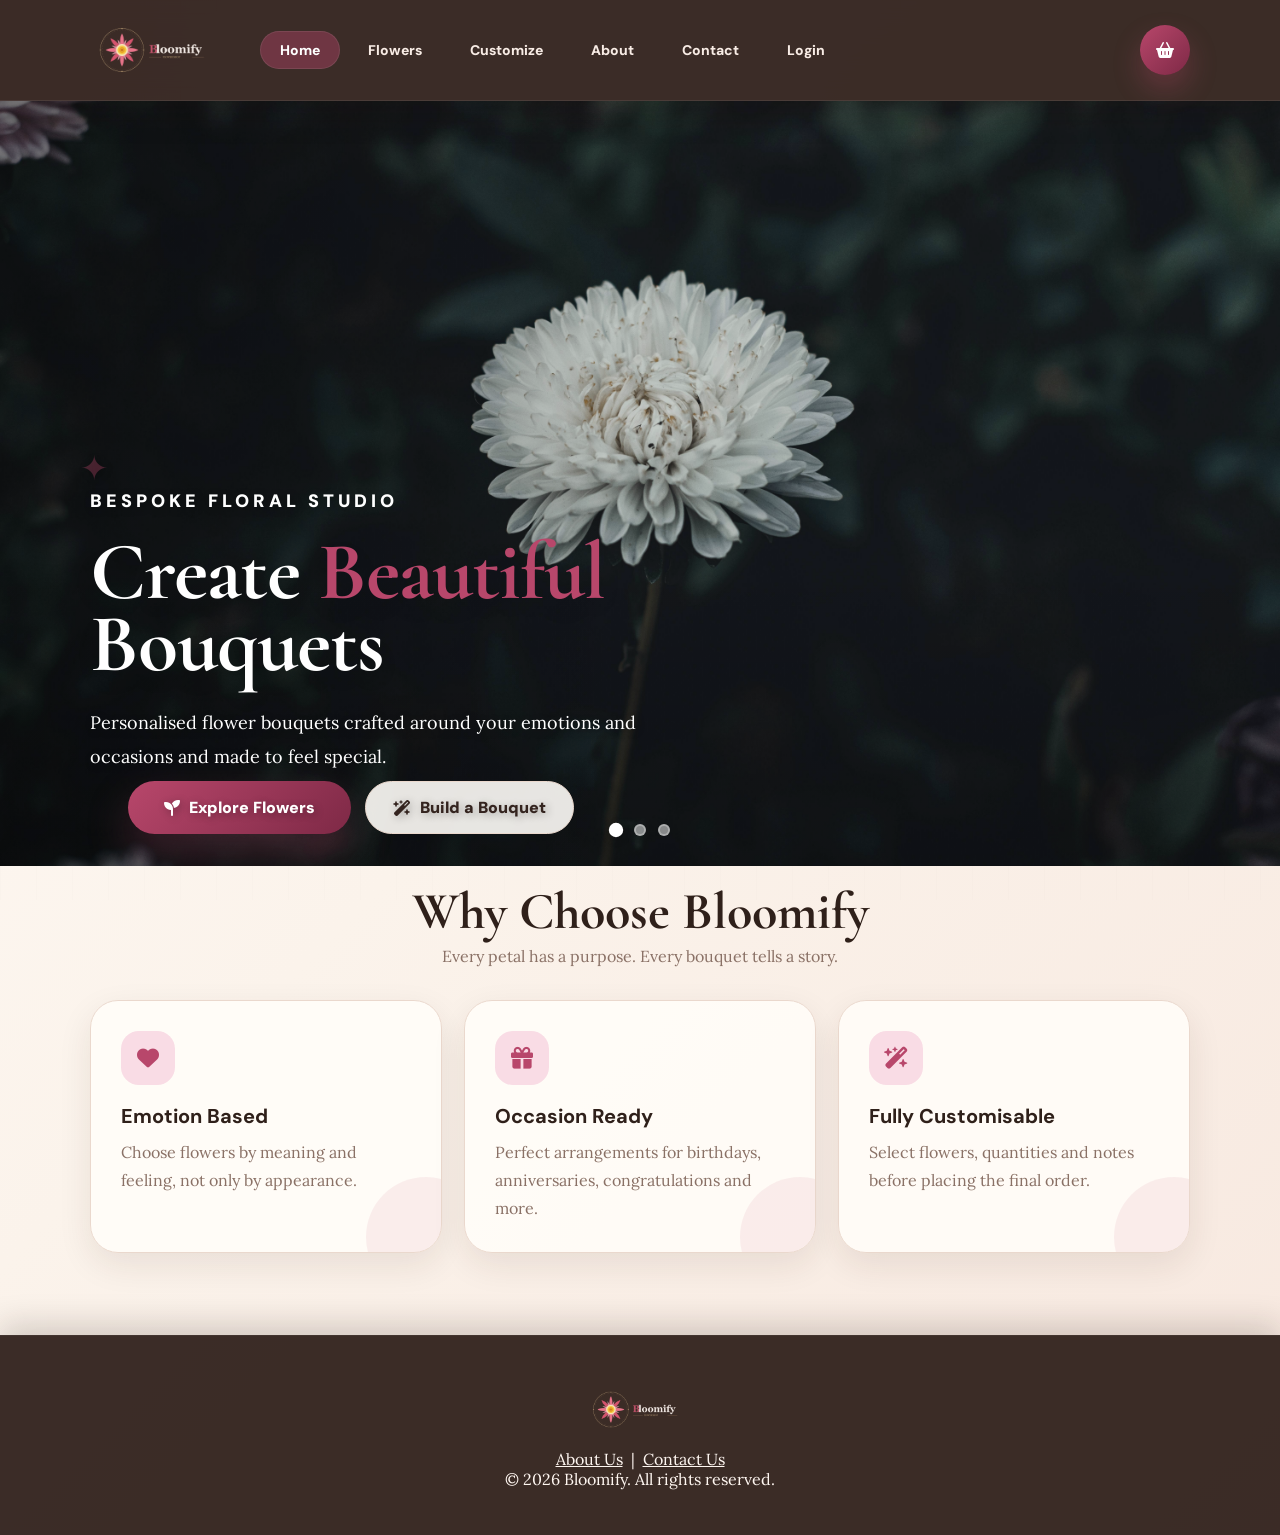
<file: frontEnd/index.html>
<!DOCTYPE html>
<html lang="en">
<head>
  <meta charset="UTF-8">
  <meta name="viewport" content="width=device-width, initial-scale=1.0">
  <title>Bloomify — Bespoke Flower Bouquets</title>
  <link rel="stylesheet" href="https://cdnjs.cloudflare.com/ajax/libs/font-awesome/6.5.2/css/all.min.css">
  <link rel="stylesheet" href="css/style.css">
</head>
<body>
<header class="navbar">
  <a href="index.html" class="brand-logo" aria-label="Bloomify home">
    <img src="images/bloomify_logo.png" alt="Bloomify logo">
  </a>

  <nav>
    <ul>
      <li><a href="index.html" class="active">Home</a></li>
      <li><a href="catalog.html">Flowers</a></li>
      <li><a href="customize.html">Customize</a></li>
      <li><a href="about.html">About</a></li>
      <li><a href="contact.html">Contact</a></li>
      <li id="nav-admin-link" style="display:none;"><a href="admin.html">Admin</a></li>
      <li id="nav-login-link"><a href="login.html">Login</a></li>
    </ul>
  </nav>

  <div class="nav-right">
    <div class="nav-user" id="nav-user-info">
      <span>
        <i class="fa-solid fa-circle" style="color:#9fe39f;font-size:8px;"></i>
        <span id="nav-user-name"></span>
      </span>
      <button class="logout-btn" onclick="handleLogout()">Logout</button>
    </div>

    <a href="cart.html" class="nav-cart-btn">
      <i class="fa-solid fa-basket-shopping"></i>
      <span id="cart-count" style="display:none;">0</span>
    </a>
  </div>
</header>

<section class="hero">
  <div class="hero-text fade-up">
    <p class="hero-eyebrow">Bespoke Floral Studio</p>
    <h1>Create <em>Beautiful</em><br>Bouquets</h1>
    <p>
      Personalised flower bouquets crafted around your emotions and occasions and made to feel special.
    </p>
    <br>

    <div class="hero-cta">
      <a href="catalog.html" class="btn-primary">
        <i class="fa-solid fa-seedling"></i> Explore Flowers
      </a>
      <a href="customize.html" class="btn-secondary">
        <i class="fa-solid fa-wand-magic-sparkles"></i> Build a Bouquet
      </a>
    </div>

    <div class="hero-stats">
      <div class="hero-stat">
        <strong>Fresh</strong>
        <span>Daily selections</span>
      </div>
      <div class="hero-stat">
        <strong>Custom</strong>
        <span>Build your bouquet</span>
      </div>
      <div class="hero-stat">
        <strong>Secure</strong>
        <span>Cart and orders</span>
      </div>
    </div>
  </div>

  <div class="hero-image-wrap fade-up">
    <div class="carousel">
      <div class="carousel-slide fade-slide active">
        <img src="images/flowers/flower1.jpg" alt="Beautiful pink flower bouquet">
      </div>
      <div class="carousel-slide fade-slide">
        <img src="images/flowers/flower2.jpg" alt="Beautiful rose bouquet">
      </div>
      <div class="carousel-slide fade-slide">
        <img src="images/flowers/flower3.jpg" alt="Beautiful bouquet arrangement">
      </div>
    </div>

    <div class="carousel-dots">
      <span class="dot active" onclick="currentSlide(1)"></span>
      <span class="dot" onclick="currentSlide(2)"></span>
      <span class="dot" onclick="currentSlide(3)"></span>
    </div>
  </div>
</section>

<section class="features">
  <div class="section-header">
    <h2>Why Choose Bloomify</h2>
    <p>Every petal has a purpose. Every bouquet tells a story.</p>
  </div>

  <div class="features-grid">
    <div class="feature-card">
      <div class="feature-icon"><i class="fa-solid fa-heart"></i></div>
      <h3>Emotion Based</h3>
      <p>Choose flowers by meaning and feeling, not only by appearance.</p>
    </div>

    <div class="feature-card">
      <div class="feature-icon"><i class="fa-solid fa-gift"></i></div>
      <h3>Occasion Ready</h3>
      <p>Perfect arrangements for birthdays, anniversaries, congratulations and more.</p>
    </div>

    <div class="feature-card">
      <div class="feature-icon"><i class="fa-solid fa-wand-magic-sparkles"></i></div>
      <h3>Fully Customisable</h3>
      <p>Select flowers, quantities and notes before placing the final order.</p>
    </div>
  </div>
</section>

<footer>
  <a href="index.html" class="logo footer-logo-link">
    <img src="images/bloomify_logo.png" alt="Bloomify logo">
  </a>
  <p>
    <a href="about.html">About Us</a> &nbsp;|&nbsp;
    <a href="contact.html">Contact Us</a>
  </p>
  <p>© 2026 Bloomify. All rights reserved.</p>
</footer>

<script src="js/config.js"></script>
<script src="js/app.js"></script>
</body>
</html>
</file>
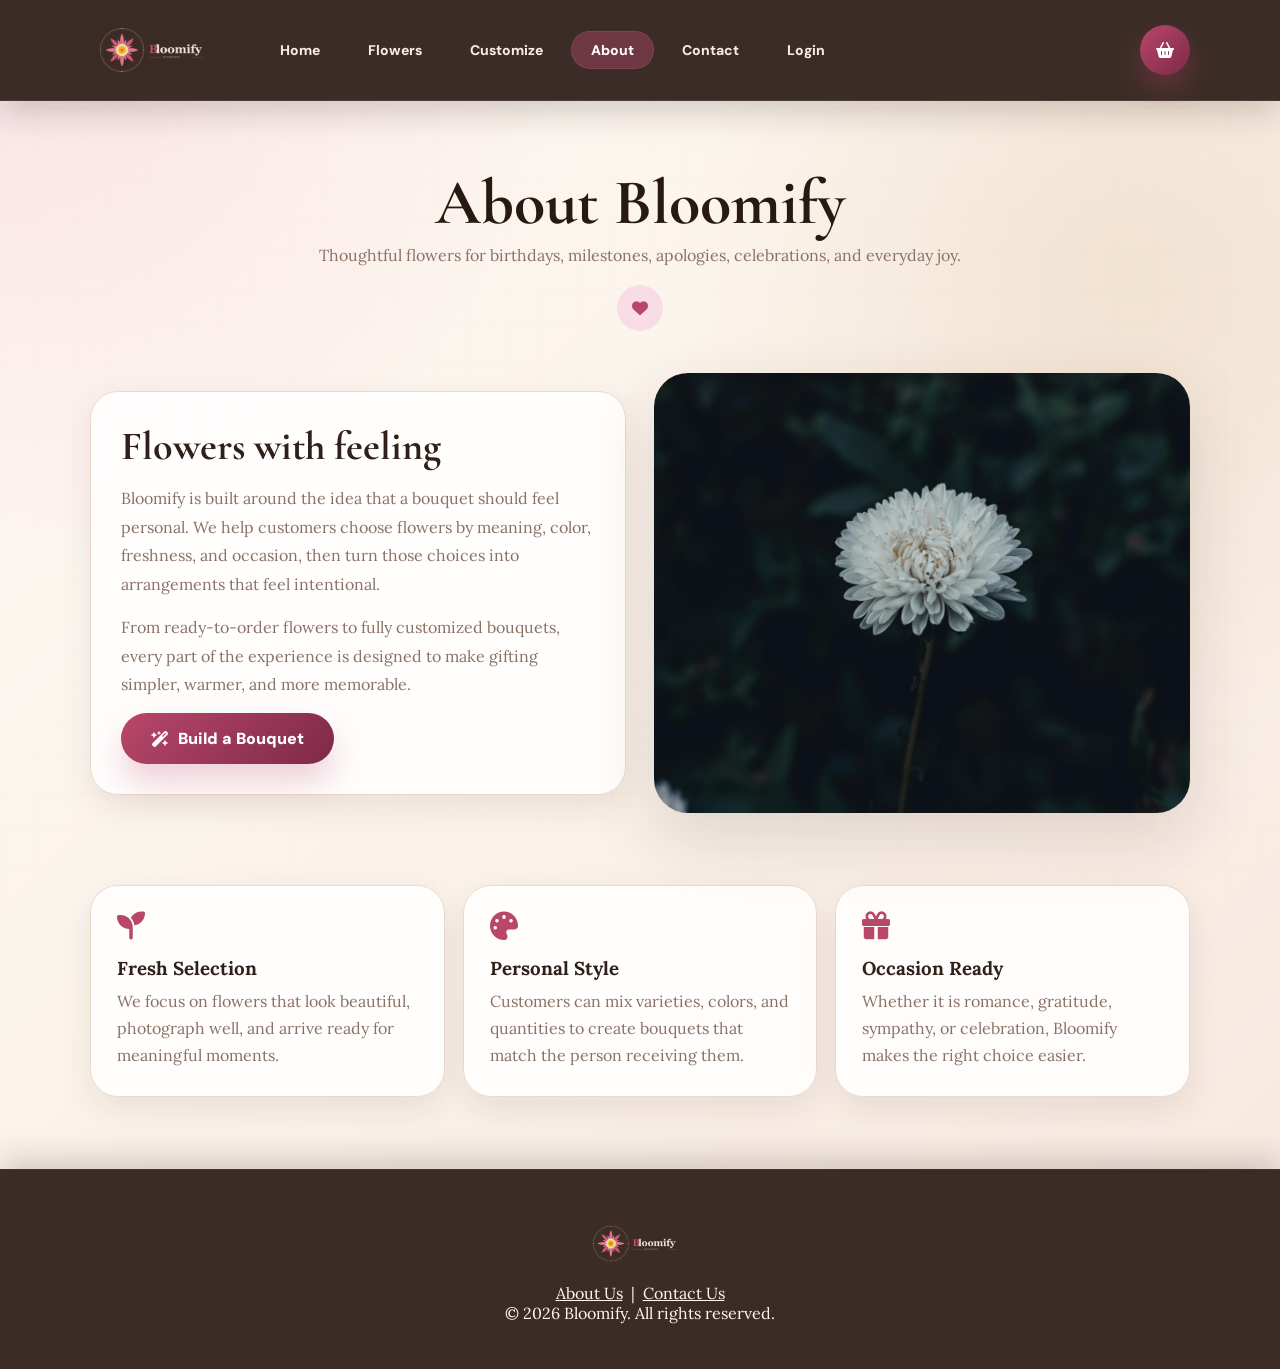
<file: frontEnd/about.html>
<!DOCTYPE html>
<html lang="en">
<head>
  <meta charset="UTF-8">
  <meta name="viewport" content="width=device-width, initial-scale=1.0">
  <title>About Us - Bloomify</title>
  <link rel="stylesheet" href="https://cdnjs.cloudflare.com/ajax/libs/font-awesome/6.5.2/css/all.min.css">
  <link rel="stylesheet" href="css/style.css">
  <style>
    .about-story {
      display: grid;
      grid-template-columns: 1fr 1fr;
      gap: 28px;
      align-items: center;
      padding: 0 7% 72px;
    }

    .about-copy {
      background: rgba(255,255,255,.88);
      border: 1px solid var(--border);
      border-radius: var(--radius);
      box-shadow: var(--shadow-soft);
      padding: 30px;
    }

    .about-copy h2 {
      font-family: 'Cormorant Garamond', serif;
      font-size: 40px;
      margin-bottom: 14px;
    }

    .about-copy p {
      color: var(--muted);
      line-height: 1.8;
      margin-bottom: 14px;
    }

    .about-image {
      border-radius: 34px;
      overflow: hidden;
      box-shadow: var(--shadow);
      min-height: 440px;
    }

    .about-image img {
      width: 100%;
      height: 100%;
      min-height: 440px;
      object-fit: cover;
    }

    .about-values-grid {
      display: grid;
      grid-template-columns: repeat(3, 1fr);
      gap: 18px;
      padding: 0 7% 72px;
    }

    .value-card {
      background: rgba(255,255,255,.88);
      border: 1px solid var(--border);
      border-radius: var(--radius);
      box-shadow: var(--shadow-soft);
      padding: 26px;
    }

    .value-card i {
      color: var(--primary);
      font-size: 28px;
      margin-bottom: 16px;
    }

    .value-card h3 {
      margin-bottom: 8px;
    }

    .value-card p {
      color: var(--muted);
      line-height: 1.7;
    }

    @media(max-width:900px) {
      .about-story,
      .about-values-grid {
        grid-template-columns: 1fr;
      }
    }
  </style>
</head>
<body>
<header class="navbar">
  <a href="index.html" class="brand-logo" aria-label="Bloomify home">
    <img src="images/bloomify_logo.png" alt="Bloomify logo">
  </a>

  <nav>
    <ul>
      <li><a href="index.html">Home</a></li>
      <li><a href="catalog.html">Flowers</a></li>
      <li><a href="customize.html">Customize</a></li>
      <li><a href="about.html" class="active">About</a></li>
      <li><a href="contact.html">Contact</a></li>
      <li id="nav-admin-link" style="display:none;"><a href="admin.html">Admin</a></li>
      <li id="nav-login-link"><a href="login.html">Login</a></li>
    </ul>
  </nav>

  <div class="nav-right">
    <div class="nav-user" id="nav-user-info">
      <span>
        <i class="fa-solid fa-circle" style="color:#9fe39f;font-size:8px;"></i>
        <span id="nav-user-name"></span>
      </span>
      <button class="logout-btn" onclick="handleLogout()">Logout</button>
    </div>
    <a href="cart.html" class="nav-cart-btn">
      <i class="fa-solid fa-basket-shopping"></i>
      <span id="cart-count" style="display:none;">0</span>
    </a>
  </div>
</header>

<div class="page-header">
  <h1>About Bloomify</h1>
  <p>Thoughtful flowers for birthdays, milestones, apologies, celebrations, and everyday joy.</p>
  <div class="ornament"><i class="fa-solid fa-heart"></i></div>
</div>

<section class="about-story">
  <div class="about-copy fade-up">
    <h2>Flowers with feeling</h2>
    <p>Bloomify is built around the idea that a bouquet should feel personal. We help customers choose flowers by meaning, color, freshness, and occasion, then turn those choices into arrangements that feel intentional.</p>
    <p>From ready-to-order flowers to fully customized bouquets, every part of the experience is designed to make gifting simpler, warmer, and more memorable.</p>
    <a href="customize.html" class="btn-primary">
      <i class="fa-solid fa-wand-magic-sparkles"></i> Build a Bouquet
    </a>
  </div>

  <div class="about-image fade-up">
    <img src="images/heroImage.jpg" alt="Fresh Bloomify bouquet arrangement">
  </div>
</section>

<section class="about-values-grid">
  <article class="value-card">
    <i class="fa-solid fa-seedling"></i>
    <h3>Fresh Selection</h3>
    <p>We focus on flowers that look beautiful, photograph well, and arrive ready for meaningful moments.</p>
  </article>

  <article class="value-card">
    <i class="fa-solid fa-palette"></i>
    <h3>Personal Style</h3>
    <p>Customers can mix varieties, colors, and quantities to create bouquets that match the person receiving them.</p>
  </article>

  <article class="value-card">
    <i class="fa-solid fa-gift"></i>
    <h3>Occasion Ready</h3>
    <p>Whether it is romance, gratitude, sympathy, or celebration, Bloomify makes the right choice easier.</p>
  </article>
</section>

<footer>
  <a href="index.html" class="logo footer-logo-link">
    <img src="images/bloomify_logo.png" alt="Bloomify logo">
  </a>
  <p>
    <a href="about.html">About Us</a> &nbsp;|&nbsp;
    <a href="contact.html">Contact Us</a>
  </p>
  <p>&copy; 2026 Bloomify. All rights reserved.</p>
</footer>

<script src="js/config.js"></script>
<script src="js/app.js"></script>
</body>
</html>
</file>
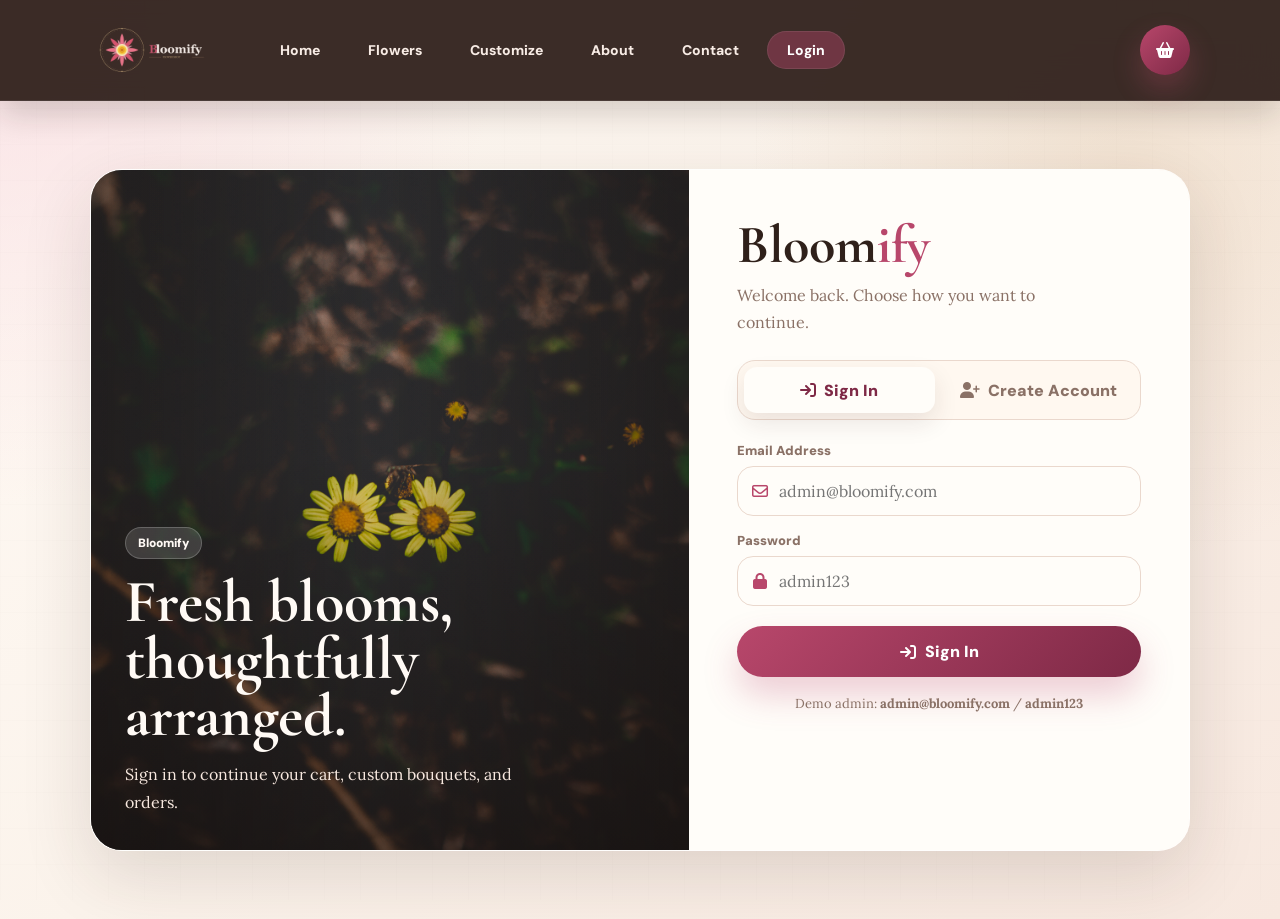
<file: frontEnd/admin.html>
<!DOCTYPE html>
<html lang="en">
<head>
  <meta charset="UTF-8">
  <meta name="viewport" content="width=device-width, initial-scale=1.0">
  <title>Admin Dashboard — Bloomify</title>
  <link rel="stylesheet" href="https://cdnjs.cloudflare.com/ajax/libs/font-awesome/6.5.2/css/all.min.css">
  <link rel="stylesheet" href="css/admin-theme.css">
</head>
<body>
<header class="admin-navbar">
  <a href="index.html" class="brand-logo" aria-label="Bloomify home">
    <img src="images/bloomify_logo.png" alt="Bloomify logo">
  </a>

  <div class="admin-user">
    <span>
      <i class="fa-solid fa-user-shield"></i>
      <span id="admin-name-display">Admin</span>
    </span>

    <button onclick="handleLogout()">Logout</button>
  </div>
</header>

<section class="admin-hero">
  <h1>Dashboard</h1>
  <p>Manage flowers, stock, orders and customers from one clean panel.</p>
</section>

<section class="stats-grid">
  <div class="stat-card">
    <h2 id="stat-orders">0</h2>
    <p>Orders</p>
  </div>

  <div class="stat-card">
    <h2 id="stat-products">0</h2>
    <p>Flowers</p>
  </div>

  <div class="stat-card">
    <h2 id="stat-customers">0</h2>
    <p>Customers</p>
  </div>

  <div class="stat-card">
    <h2 id="stat-revenue">$0.00</h2>
    <p>Revenue</p>
  </div>

  <div class="stat-card">
    <h2 id="stat-messages">0</h2>
    <p>Messages</p>
  </div>
</section>

<div class="admin-tabs">
  <button class="tab-btn active" onclick="switchTab('orders', this)">
    <i class="fa-solid fa-box"></i> Orders
  </button>

  <button class="tab-btn" onclick="switchTab('products', this)">
    <i class="fa-solid fa-seedling"></i> Products
  </button>

  <button class="tab-btn" onclick="switchTab('messages', this)">
    <i class="fa-solid fa-envelope-open-text"></i> Messages
    <span class="tab-count" id="messages-tab-count">0</span>
  </button>

  <button class="tab-btn" onclick="switchTab('customers', this)">
    <i class="fa-solid fa-users"></i> Customers
  </button>
</div>

<section id="tab-orders" class="tab-content active">
  <div class="admin-table-wrap">
    <table class="admin-table">
      <thead>
        <tr>
          <th>Order</th>
          <th>Customer</th>
          <th>Total</th>
          <th>Date</th>
          <th>Status</th>
          <th>Notes</th>
        </tr>
      </thead>

      <tbody id="orders-body">
        <tr>
          <td colspan="6" class="empty-row">Loading orders...</td>
        </tr>
      </tbody>
    </table>
  </div>
</section>

<section id="tab-products" class="tab-content">
  <div class="admin-card">
    <h3 id="product-form-title">Add Flower</h3>

    <form class="admin-form" id="product-form">
      <input id="p-name" placeholder="Flower name" required>
<input id="p-emoji" placeholder="Emoji fallback" value="🌸" required>
<input id="p-image" placeholder="Image path e.g. images/flowers/rose.jpg" required>
<input id="p-price" type="number" step="0.01" min="0" placeholder="Price" required>
      <input id="p-tag" placeholder="Tag e.g. Popular">
      <input id="p-stock" type="number" min="0" value="20" placeholder="Stock" required>

      <textarea id="p-meaning" placeholder="Meaning / description" required></textarea>

      <div class="form-actions">
        <button class="btn-primary" type="submit" id="product-submit-btn">Save Product</button>
        <button class="btn-secondary" type="button" onclick="resetProductForm()">Clear</button>
      </div>
    </form>
  </div>

  <div class="admin-table-wrap">
    <table class="admin-table">
      <thead>
        <tr>
          <th>Flower</th>
          <th>Price</th>
          <th>Tag</th>
          <th>Meaning</th>
          <th>Stock</th>
          <th>Actions</th>
        </tr>
      </thead>

      <tbody id="products-body">
        <tr>
          <td colspan="6" class="empty-row">Loading flowers...</td>
        </tr>
      </tbody>
    </table>
  </div>
</section>

<section id="tab-messages" class="tab-content">
  <div class="admin-card messages-header-card">
    <div>
      <h3>Customer Messages</h3>
      <p>Preview contact form submissions and update their status.</p>
    </div>

    <button class="btn-secondary" type="button" onclick="loadMessages(false)">
      <i class="fa-solid fa-rotate"></i> Refresh
    </button>
  </div>

  <div class="messages-grid" id="messages-grid">
    <div class="empty-row">Loading messages...</div>
  </div>
</section>

<section id="tab-customers" class="tab-content">
  <div class="admin-table-wrap">
    <table class="admin-table">
      <thead>
        <tr>
          <th>ID</th>
          <th>Name</th>
          <th>Email</th>
          <th>Role</th>
          <th>Status</th>
          <th>Joined</th>
          <th>Actions</th>
        </tr>
      </thead>

      <tbody id="customers-body">
        <tr>
          <td colspan="7" class="empty-row">Loading customers...</td>
        </tr>
      </tbody>
    </table>
  </div>
</section>

<script src="js/config.js"></script>
<script src="js/app.js"></script>
<script src="js/admin.js"></script>
</body>
</html>
</file>
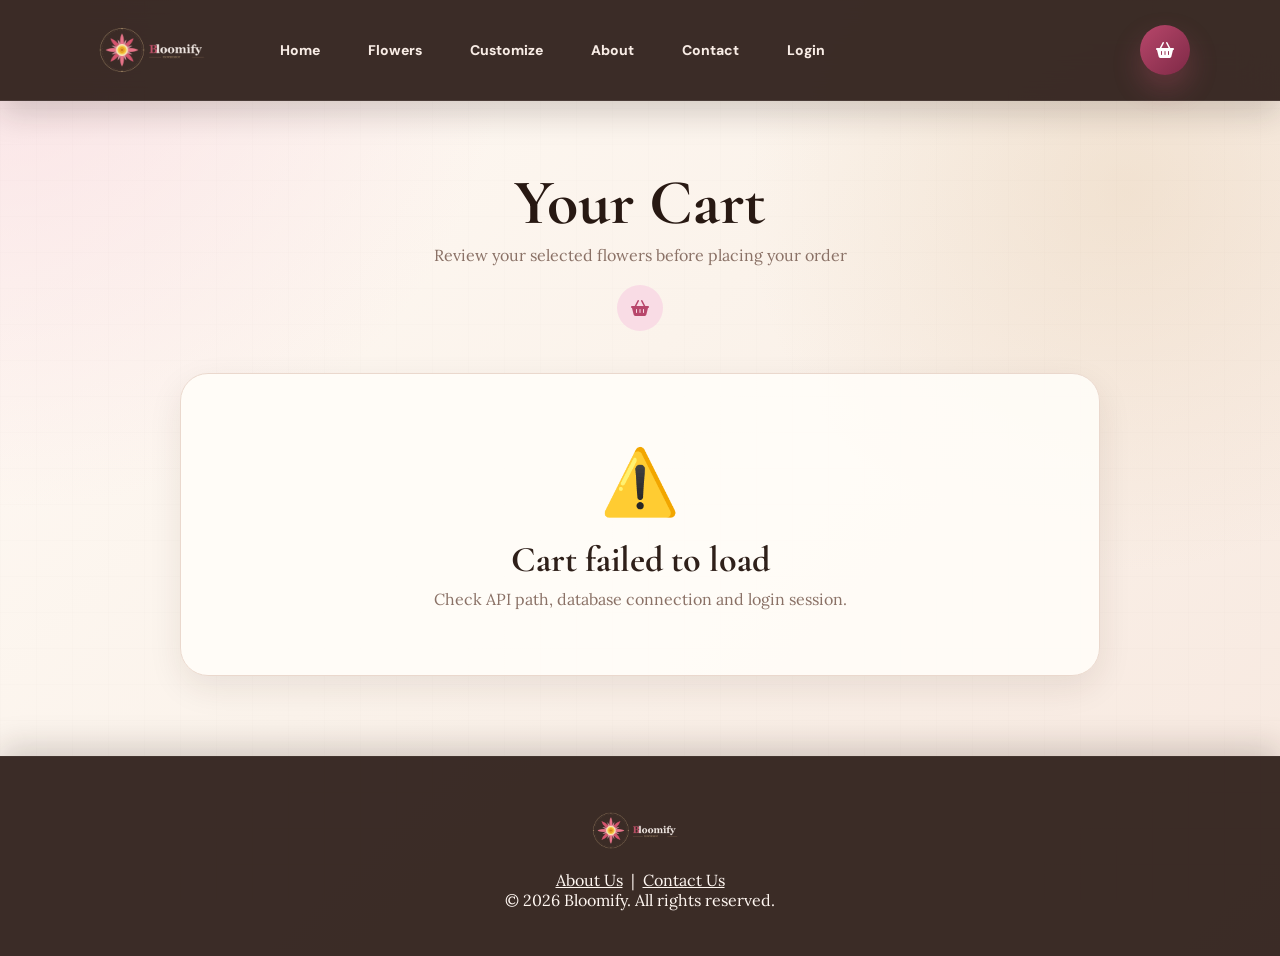
<file: frontEnd/cart.html>
<!DOCTYPE html>
<html lang="en">
<head>
  <meta charset="UTF-8">
  <meta name="viewport" content="width=device-width, initial-scale=1.0">
  <title>Your Cart — Bloomify</title>
  <link rel="stylesheet" href="https://cdnjs.cloudflare.com/ajax/libs/font-awesome/6.5.2/css/all.min.css">
  <link rel="stylesheet" href="css/style.css">
</head>

<body>

<header class="navbar">
  <a href="index.html" class="brand-logo" aria-label="Bloomify home">
    <img src="images/bloomify_logo.png" alt="Bloomify logo">
  </a>

  <nav>
    <ul>
      <li><a href="index.html">Home</a></li>
      <li><a href="catalog.html">Flowers</a></li>
      <li><a href="customize.html">Customize</a></li>
      <li><a href="about.html">About</a></li>
      <li><a href="contact.html">Contact</a></li>
      <li id="nav-admin-link" style="display:none;"><a href="admin.html">Admin</a></li>
      <li id="nav-login-link"><a href="login.html">Login</a></li>
    </ul>
  </nav>

  <div class="nav-right">
    <div class="nav-user" id="nav-user-info">
      <span>
        <i class="fa-solid fa-circle" style="color:#9fe39f;font-size:8px;"></i>
        <span id="nav-user-name"></span>
      </span>
      <button class="logout-btn" onclick="handleLogout()">Logout</button>
    </div>

    <a href="cart.html" class="nav-cart-btn">
      <i class="fa-solid fa-basket-shopping"></i>
      <span id="cart-count" style="display:none;">0</span>
    </a>
  </div>
</header>

<div class="page-header">
  <h1>Your Cart</h1>
  <p>Review your selected flowers before placing your order</p>
  <div class="ornament">
    <i class="fa-solid fa-basket-shopping"></i>
  </div>
</div>

<main class="cart-container">

  <div id="cart-loading" style="text-align:center;padding:60px;color:var(--muted);">
    <i class="fa-solid fa-spinner fa-spin" style="font-size:24px;"></i>
  </div>

  <div id="cart-empty" class="empty-cart" style="display:none;">
    <div class="empty-icon">🛒</div>
    <h3>Your cart is empty</h3>
    <p>Add beautiful flowers from the catalog or custom bouquet builder.</p>

    <a href="catalog.html" class="btn-primary" style="margin-top:20px;">
      <i class="fa-solid fa-seedling"></i> Browse Flowers
    </a>
  </div>

  <div id="cart-content" style="display:none;">
    <div class="cart-table-wrap">
      <table class="cart-table">
        <thead>
          <tr>
            <th>Flower</th>
            <th>Price</th>
            <th>Quantity</th>
            <th>Subtotal</th>
            <th></th>
          </tr>
        </thead>

        <tbody id="cart-body"></tbody>
      </table>
    </div>

    <div class="cart-summary">
      <div class="cart-summary-row">
        <span>Subtotal</span>
        <span id="summary-subtotal">Rs. 0.00</span>
      </div>

      <div class="cart-summary-row">
        <span>Delivery</span>
        <span style="color:var(--green);font-weight:900;">Free</span>
      </div>

      <div class="cart-summary-total">
        <span>Total</span>
        <span id="summary-total">Rs. 0.00</span>
      </div>

      <div class="notes-group">
        <label for="payment-method">Payment Method</label>
        <select id="payment-method" required onchange="togglePaymentHelp()">
          <option value="Cash on Delivery">Cash on Delivery</option>
          <option value="PayHere Online">PayHere Online</option>
        </select>
        <small id="payment-help" style="display:block;margin-top:8px;color:var(--muted);">
          Pay with cash when the bouquet is delivered.
        </small>
      </div>

      <div id="delivery-details" class="cod-details">
        <h3>Delivery Details</h3>

        <div class="cod-grid">
          <div class="notes-group">
            <label for="recipient-name">Recipient Name</label>
            <input id="recipient-name" type="text" placeholder="Full name">
          </div>

          <div class="notes-group">
            <label for="recipient-phone">Phone Number</label>
            <input id="recipient-phone" type="tel" placeholder="07XXXXXXXX">
          </div>
        </div>

        <div class="notes-group">
          <label for="delivery-address">Delivery Address</label>
          <textarea id="delivery-address" placeholder="House number, street, landmarks..."></textarea>
        </div>

        <div class="cod-grid">
          <div class="notes-group">
            <label for="delivery-city">City / Area</label>
            <input id="delivery-city" type="text" placeholder="E.g. Negombo">
          </div>

          <div class="notes-group">
            <label for="delivery-date">Delivery Date</label>
            <input id="delivery-date" type="date">
          </div>
        </div>

        <div class="notes-group">
          <label for="delivery-time">Preferred Delivery Time</label>
          <select id="delivery-time">
            <option value="">Select delivery time</option>
            <option value="Morning 8.00 AM - 11.00 AM">Morning 8.00 AM - 11.00 AM</option>
            <option value="Afternoon 12.00 PM - 3.00 PM">Afternoon 12.00 PM - 3.00 PM</option>
            <option value="Evening 4.00 PM - 7.00 PM">Evening 4.00 PM - 7.00 PM</option>
          </select>
        </div>
      </div>

      <div class="notes-group">
        <label for="cart-notes">Special Instructions</label>
        <textarea id="cart-notes" placeholder="Gift wrap, birthday message, delivery note..."></textarea>
      </div>

      <button class="btn-order" style="width:100%;" id="checkout-btn" onclick="checkout()">
        <i class="fa-solid fa-bag-shopping"></i> Place Order
      </button>

      <a href="catalog.html" class="btn-secondary" style="width:100%;margin-top:12px;">
        <i class="fa-solid fa-arrow-left"></i> Continue Shopping
      </a>
    </div>
  </div>

  <div id="cart-success" class="success-card" style="display:none;">
    <div class="success-icon">✅</div>
    <h3>Order Placed!</h3>
    <p id="success-details"></p>

    <a href="my-orders.html" class="btn-primary" style="margin-top:20px;">
      <i class="fa-solid fa-receipt"></i> View My Orders
    </a>

    <a href="index.html" class="btn-secondary" style="margin-top:12px;">
      <i class="fa-solid fa-house"></i> Back to Home
    </a>
  </div>

</main>

<footer>
  <a href="index.html" class="logo footer-logo-link">
    <img src="images/bloomify_logo.png" alt="Bloomify logo">
  </a>
  <p>
    <a href="about.html">About Us</a> &nbsp;|&nbsp;
    <a href="contact.html">Contact Us</a>
  </p>
  <p>© 2026 Bloomify. All rights reserved.</p>
</footer>

<script src="js/config.js"></script>
<script src="js/app.js"></script>

<script>
let cartItems = [];

function cartImage(item) {
  return item && item.image && item.image.trim() !== ''
    ? item.image
    : 'images/flowers/default.jpg';
}

function getTodayDate() {
  const today = new Date();
  const yyyy = today.getFullYear();
  const mm = String(today.getMonth() + 1).padStart(2, '0');
  const dd = String(today.getDate()).padStart(2, '0');
  return `${yyyy}-${mm}-${dd}`;
}

async function loadCart() {
  const loading = document.getElementById('cart-loading');
  const empty = document.getElementById('cart-empty');
  const content = document.getElementById('cart-content');

  loading.style.display = 'block';
  empty.style.display = 'none';
  content.style.display = 'none';

  try {
    const { response, data } = await apiFetch('/cart.php?action=get');

    loading.style.display = 'none';

    if (response.status === 401) {
      empty.innerHTML = `
        <div class="empty-icon">🔐</div>
        <h3>Please login first</h3>
        <p>Sign in to view and manage your cart.</p>
        <a href="login.html" class="btn-primary" style="margin-top:20px;">
          <i class="fa-solid fa-arrow-right-to-bracket"></i> Sign In
        </a>
      `;

      empty.style.display = 'block';
      return;
    }

    const items = data.items || data.cart || [];

    if (!data.success || !items.length) {
      cartItems = [];
      empty.style.display = 'block';
      updateCartCount(0);
      return;
    }

    cartItems = items;
    renderCart({
      ...data,
      items
    });

    content.style.display = 'block';
  } catch (error) {
    console.error(error);

    loading.style.display = 'none';

    empty.innerHTML = `
      <div class="empty-icon">⚠️</div>
      <h3>Cart failed to load</h3>
      <p>Check API path, database connection and login session.</p>
    `;

    empty.style.display = 'block';
  }
}

function renderCart(data) {
  const items = data.items || [];

  document.getElementById('cart-body').innerHTML = items.map(item => {
    const subtotal = item.subtotal ?? item.line_total ?? (Number(item.price || 0) * Number(item.quantity || 0));
    const itemName = item.name || item.flower_name || 'Flower';
    const varietyName = item.variety_name || 'Standard';

    return `
      <tr>
        <td>
          <div class="cart-product">
            <img 
              class="cart-product-img"
              src="${escapeHtml(cartImage(item))}" 
              alt="${escapeHtml(itemName)}"
              onerror="this.src='images/flowers/default.jpg';"
            >

            <div>
              <strong>${escapeHtml(itemName)}</strong><br>
              <small>
                ${escapeHtml(varietyName)} • ${Number(item.stock || 0)} in stock
              </small>
            </div>
          </div>
        </td>

        <td>${money(item.price)}</td>

        <td>
          <div class="qty-ctrl">
            <button class="qty-btn" onclick="changeQty(${Number(item.cart_id)}, ${Number(item.quantity) - 1})">
              <i class="fa-solid fa-minus"></i>
            </button>

            <strong>${Number(item.quantity || 0)}</strong>

            <button class="qty-btn" onclick="changeQty(${Number(item.cart_id)}, ${Number(item.quantity) + 1})">
              <i class="fa-solid fa-plus"></i>
            </button>
          </div>
        </td>

        <td>${money(subtotal)}</td>

        <td>
          <button class="remove-item-btn" onclick="removeItem(${Number(item.cart_id)})">
            <i class="fa-solid fa-trash"></i>
          </button>
        </td>
      </tr>
    `;
  }).join('');

  const total = Number(data.total || 0);
  const count = data.count ?? items.reduce((sum, item) => sum + Number(item.quantity || 0), 0);

  document.getElementById('summary-subtotal').textContent = money(total);
  document.getElementById('summary-total').textContent = money(total);

  updateCartCount(count);
}

async function changeQty(cartId, quantity) {
  if (!cartId || cartId <= 0) {
    showToast('Cart ID is missing.', 'error');
    return;
  }

  try {
    const { data } = await apiFetch('/cart.php?action=update', {
      method: 'POST',
      headers: {
        'Content-Type': 'application/json'
      },
      body: JSON.stringify({
        cart_id: cartId,
        quantity: Number(quantity)
      })
    });

    if (data.success) {
      await loadCart();
    } else {
      showToast(data.message || 'Could not update quantity.', 'error');
    }
  } catch (error) {
    console.error(error);
    showToast('Could not update quantity.', 'error');
  }
}

async function removeItem(cartId) {
  if (!cartId || cartId <= 0) {
    showToast('Cart ID is missing.', 'error');
    return;
  }

  try {
    const { data } = await apiFetch('/cart.php?action=remove', {
      method: 'POST',
      headers: {
        'Content-Type': 'application/json'
      },
      body: JSON.stringify({
        cart_id: cartId
      })
    });

    if (data.success) {
      await loadCart();
    } else {
      showToast(data.message || 'Could not remove item.', 'error');
    }
  } catch (error) {
    console.error(error);
    showToast('Could not remove item.', 'error');
  }
}

function getDeliveryDetails() {
  const recipientName = document.getElementById('recipient-name').value.trim();
  const phone = document.getElementById('recipient-phone').value.trim();
  const address = document.getElementById('delivery-address').value.trim();
  const city = document.getElementById('delivery-city').value.trim();
  const date = document.getElementById('delivery-date').value.trim();
  const time = document.getElementById('delivery-time').value.trim();

  return {
    recipient_name: recipientName,
    recipient_phone: phone,
    phone: phone,
    delivery_address: address,
    address: address,
    delivery_area: city,
    city: city,
    delivery_date: date,
    delivery_time: time
  };
}

function validateDeliveryDetails(details) {
  if (!details.recipient_name) return 'Recipient name';
  if (!details.recipient_phone) return 'Phone number';
  if (!details.delivery_address) return 'Delivery address';
  if (!details.delivery_area) return 'City / area';
  if (!details.delivery_date) return 'Delivery date';
  if (!details.delivery_time) return 'Delivery time';

  if (details.delivery_date < getTodayDate()) {
    return 'Valid future delivery date';
  }

  return '';
}

function togglePaymentHelp() {
  const paymentMethod = document.getElementById('payment-method').value;
  const help = document.getElementById('payment-help');

  if (paymentMethod === 'PayHere Online') {
    help.textContent = 'Pay using the Bloomify demo payment page / PayHere sandbox flow.';
  } else {
    help.textContent = 'Pay with cash when the bouquet is delivered.';
  }
}

async function checkout() {
  if (!cartItems.length) {
    showToast('Cart is empty.', 'error');
    return;
  }

  const button = document.getElementById('checkout-btn');
  const notes = document.getElementById('cart-notes').value.trim();
  const paymentMethod = document.getElementById('payment-method').value;
  const deliveryDetails = getDeliveryDetails();

  if (!paymentMethod) {
    showToast('Please select a payment method.', 'error');
    return;
  }

  const missingField = validateDeliveryDetails(deliveryDetails);

  if (missingField) {
    showToast(`${missingField} is required.`, 'error');
    return;
  }

  button.disabled = true;
  button.innerHTML = '<i class="fa-solid fa-spinner fa-spin"></i> Placing order...';

  try {
    const orderPayload = {
      notes: notes,
      payment_method: paymentMethod,

      recipient_name: deliveryDetails.recipient_name,
      recipient_phone: deliveryDetails.recipient_phone,
      delivery_address: `${deliveryDetails.delivery_address}, ${deliveryDetails.delivery_area}`,
      delivery_area: deliveryDetails.delivery_area,
      delivery_date: deliveryDetails.delivery_date,
      delivery_time: deliveryDetails.delivery_time,

      cod_details: paymentMethod === 'Cash on Delivery' ? deliveryDetails : null
    };

    const { data } = await apiFetch('/orders.php?action=place', {
      method: 'POST',
      headers: {
        'Content-Type': 'application/json'
      },
      body: JSON.stringify(orderPayload)
    });

    if (!data.success) {
      throw new Error(data.message || 'Order failed.');
    }

    const orderId = data.order_id;

    if (!orderId) {
      throw new Error('Order created, but order ID is missing.');
    }

    if (paymentMethod === 'PayHere Online') {
      showToast('Redirecting to PayHere...');

  
      window.location.href = `${window.API}/payhere_start.php?order_id=${orderId}`;

      return;
    }

    cartItems = [];
    updateCartCount(0);

    document.getElementById('cart-content').style.display = 'none';
    document.getElementById('cart-success').style.display = 'block';

    document.getElementById('success-details').innerHTML =
      renderSuccessDetails(data, paymentMethod, deliveryDetails, notes);

  } catch (error) {
    console.error(error);

    showToast(error.message || 'Network error.', 'error');

    button.disabled = false;
    button.innerHTML = '<i class="fa-solid fa-bag-shopping"></i> Place Order';
  }
}

function renderSuccessDetails(order, paymentMethod, details, notes) {
  const rows = [
    ['Order ID', `#${order.order_id}`],
    ['Total', money(order.total)],
    ['Payment', paymentMethod],
    ['Recipient', details.recipient_name],
    ['Phone', details.recipient_phone],
    ['Address', details.delivery_address],
    ['City / area', details.delivery_area],
    ['Delivery date', details.delivery_date],
    ['Delivery time', details.delivery_time]
  ];

  if (notes) {
    rows.push(['Notes', notes]);
  }

  return `
    <span>Your order has been confirmed. Please keep these delivery details ready.</span>
    <dl class="success-details-list">
      ${rows.map(([label, value]) => `
        <div>
          <dt>${escapeHtml(label)}</dt>
          <dd>${escapeHtml(value)}</dd>
        </div>
      `).join('')}
    </dl>
  `;
}

document.addEventListener('DOMContentLoaded', () => {
  const dateInput = document.getElementById('delivery-date');

  if (dateInput) {
    dateInput.min = getTodayDate();
  }

  loadCart();
  togglePaymentHelp();
});
</script>

</body>
</html>
</file>
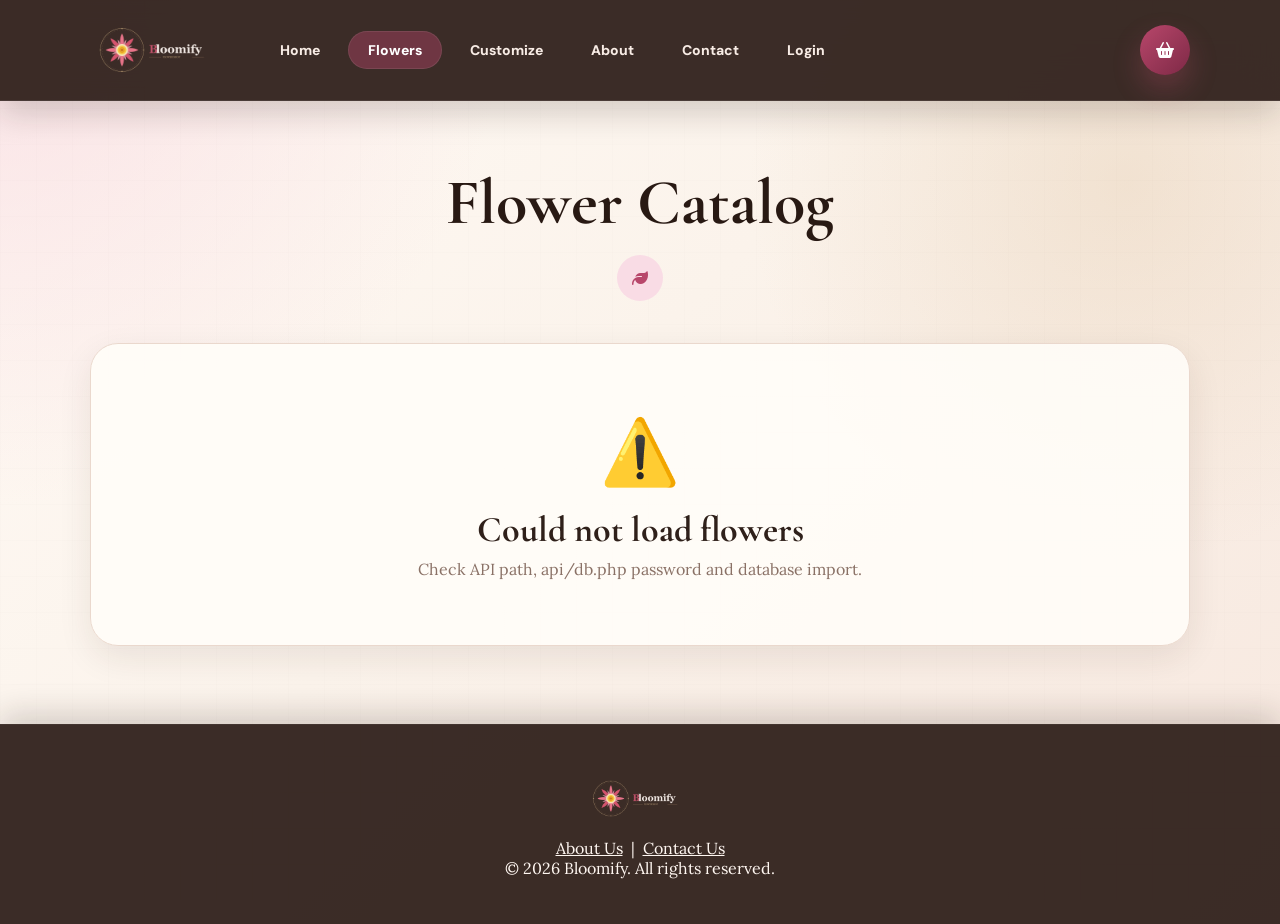
<file: frontEnd/catalog.html>
<!DOCTYPE html>
<html lang="en">
<head>
  <meta charset="UTF-8">
  <meta name="viewport" content="width=device-width, initial-scale=1.0">
  <title>Flower Catalog — Bloomify</title>
  <link rel="stylesheet" href="https://cdnjs.cloudflare.com/ajax/libs/font-awesome/6.5.2/css/all.min.css">
  <link rel="stylesheet" href="css/style.css">
</head>
<body>

<header class="navbar">
  <a href="index.html" class="brand-logo" aria-label="Bloomify home">
    <img src="images/bloomify_logo.png" alt="Bloomify logo">
  </a>

  <nav>
    <ul>
      <li><a href="index.html">Home</a></li>
      <li><a href="catalog.html" class="active">Flowers</a></li>
      <li><a href="customize.html">Customize</a></li>
      <li><a href="about.html">About</a></li>
      <li><a href="contact.html">Contact</a></li>
      <li id="nav-admin-link" style="display:none;"><a href="admin.html">Admin</a></li>
      <li id="nav-login-link"><a href="login.html">Login</a></li>
    </ul>
  </nav>

  <div class="nav-right">
    <div class="nav-user" id="nav-user-info">
      <span>
        <i class="fa-solid fa-circle" style="color:#9fe39f;font-size:8px;"></i>
        <span id="nav-user-name"></span>
      </span>
      <button class="logout-btn" onclick="handleLogout()">Logout</button>
    </div>

    <a href="cart.html" class="nav-cart-btn">
      <i class="fa-solid fa-basket-shopping"></i>
      <span id="cart-count" style="display:none;">0</span>
    </a>
  </div>
</header>

<div class="page-header">
  <h1>Flower Catalog</h1>
  
  <div class="ornament"><i class="fa-solid fa-leaf"></i></div>
</div>


<!-- Existing skeleton loader -->
<section class="catalog" id="catalog-loading">
  <div class="skel-card"></div>
  <div class="skel-card"></div>
  <div class="skel-card"></div>
</section>

<!-- Existing grid (your current system) -->
<section class="catalog" id="catalog-grid" style="display:none;"></section>

<footer>
  <a href="index.html" class="logo footer-logo-link">
    <img src="images/bloomify_logo.png" alt="Bloomify logo">
  </a>
  <p>
    <a href="about.html">About Us</a> &nbsp;|&nbsp;
    <a href="contact.html">Contact Us</a>
  </p>
  <p>© 2026 Bloomify. All rights reserved.</p>
</footer>

<script src="js/config.js"></script>
<script src="js/app.js"></script>

<script>
let lastCatalogSignature = '';
let catalogBusy = false;
let lastCatalogProducts = [];
function flowerImage(product) {
  return product.image && product.image.trim() !== ''
    ? product.image
    : 'images/flowers/default.jpg';
}

function renderCatalog(products) {
  const grid = document.getElementById('catalog-grid');

  if (!products.length) {
    grid.innerHTML = `
      <div class="empty-cart" style="grid-column:1/-1;">
        <div class="empty-icon">🌸</div>
        <h3>No flowers available</h3>
        <p>Add flowers from the admin dashboard.</p>
      </div>
    `;
    return;
  }

  grid.innerHTML = products.map(product => {
    const catalogPrice = Number(product.price);

    return `
      <article class="flower-card ${!product.in_stock ? 'out-of-stock' : ''}">
        <div class="flower-card-img real-flower-img">
          <img 
            src="${escapeHtml(flowerImage(product))}" 
            alt="${escapeHtml(product.name)}"
            onerror="this.src='images/flowers/default.jpg';"
          >

          ${product.tag ? `<span class="flower-tag">${escapeHtml(product.tag)}</span>` : ''}
        </div>

        <div class="flower-card-body">
          <h3>${escapeHtml(product.name)}</h3>
          <p class="meaning">${escapeHtml(product.meaning)}</p>

          ${
            product.in_stock
              ? `<span class="stock-badge">${product.stock} in stock</span>`
              : '<span class="stock-badge">Out of Stock</span>'
          }
        </div>

        <div class="flower-card-footer">
          <div class="price">${money(catalogPrice)}</div>
          <div class="catalog-card-actions">
            <button
              class="btn-add"
              type="button"
              onclick="addToCart(null, ${product.id}, null, 1)"
              ${!product.in_stock ? 'disabled' : ''}
            >
              <i class="fa-solid fa-plus"></i> Add
            </button>

            <a class="btn-secondary catalog-customize-btn" href="customize.html">
              <i class="fa-solid fa-wand-magic-sparkles"></i> Customize
            </a>
          </div>
        </div>
      </article>
    `;
  }).join('');
}

async function loadProductsRealtime(firstLoad = false) {
  if (catalogBusy) return;

  catalogBusy = true;

  const loading = document.getElementById('catalog-loading');
  const grid = document.getElementById('catalog-grid');

  try {
    const { data } = await apiFetch('/products.php?action=all');

    if (firstLoad) {
      loading.style.display = 'none';
      grid.style.display = 'grid';
    }

    if (!data.success) {
      if (firstLoad) {
        grid.innerHTML = `
          <div class="empty-cart" style="grid-column:1/-1;">
            <div class="empty-icon">⚠️</div>
            <h3>Could not load flowers</h3>
            <p>${escapeHtml(data.message || 'Check database connection.')}</p>
          </div>
        `;
      }

      return;
    }

    const products = data.products || [];
    const newSignature = JSON.stringify(products);

    if (newSignature !== lastCatalogSignature) {
      lastCatalogSignature = newSignature;
      lastCatalogProducts = products;
      renderCatalog(products);
    }

  } catch (error) {
    console.error(error);

    if (firstLoad) {
      loading.style.display = 'none';
      grid.style.display = 'grid';

      grid.innerHTML = `
        <div class="empty-cart" style="grid-column:1/-1;">
          <div class="empty-icon">⚠️</div>
          <h3>Could not load flowers</h3>
          <p>Check API path, api/db.php password and database import.</p>
        </div>
      `;
    }
  } finally {
    catalogBusy = false;
  }
}

document.addEventListener('DOMContentLoaded', () => {
  loadProductsRealtime(true);

  setInterval(() => {
    if (!document.hidden) {
      loadProductsRealtime(false);
    }
  }, 3000);
});
</script>

</body>
</html>
</file>
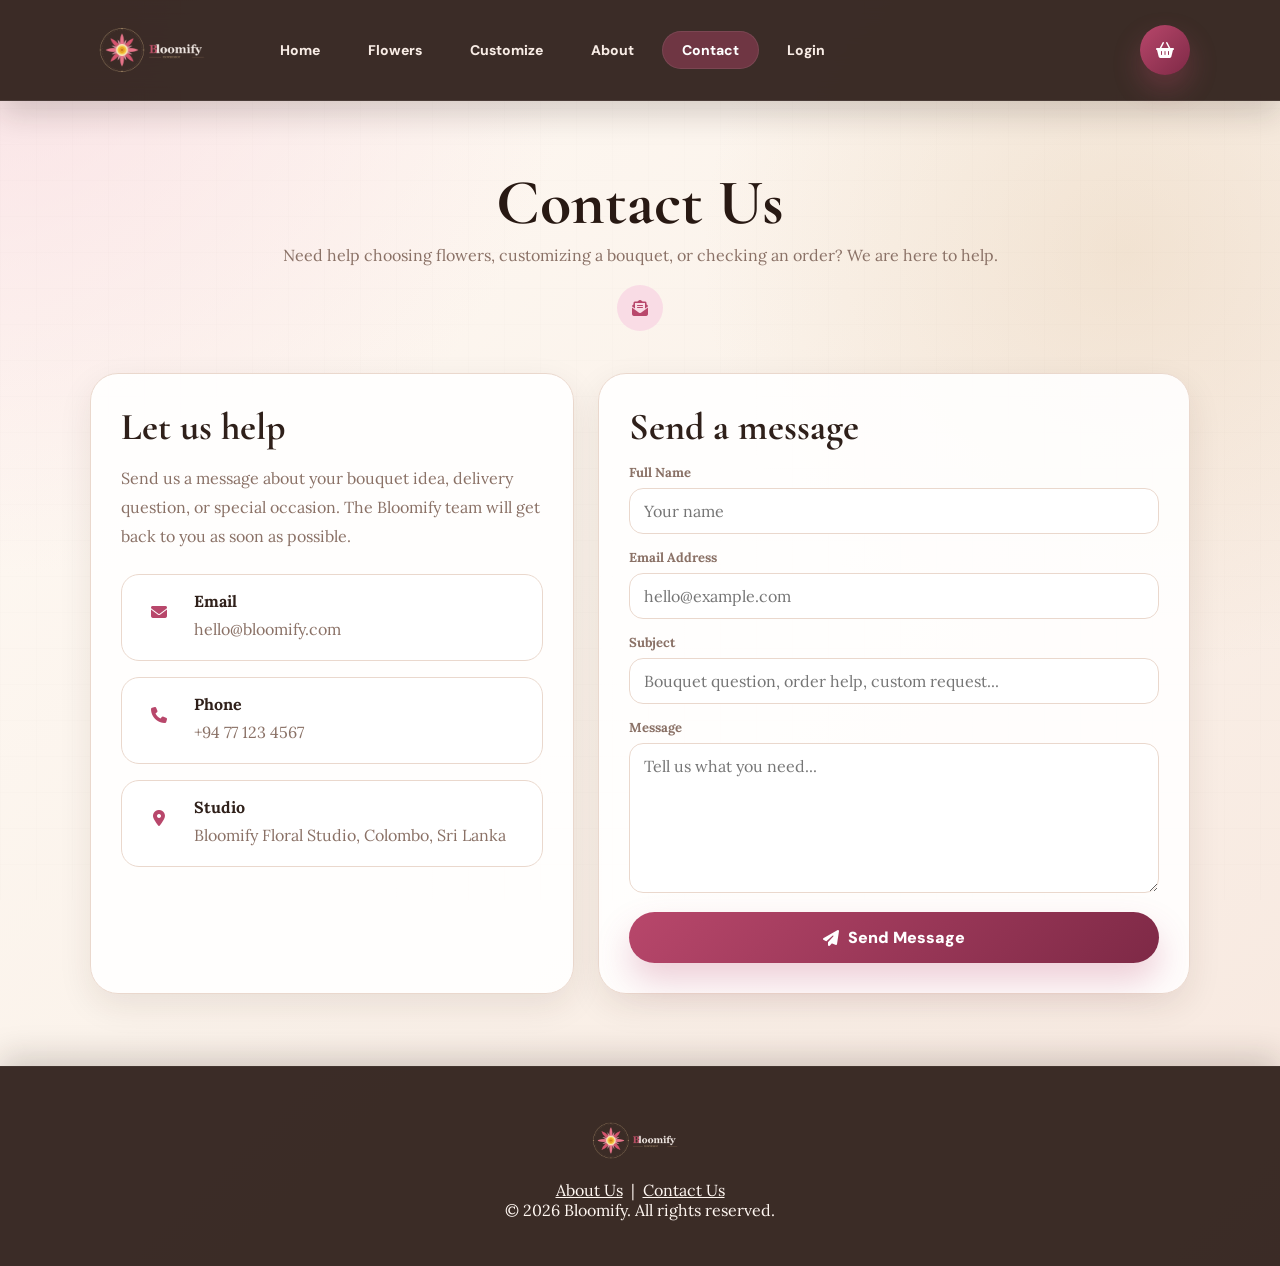
<file: frontEnd/contact.html>
<!DOCTYPE html>
<html lang="en">
<head>
  <meta charset="UTF-8">
  <meta name="viewport" content="width=device-width, initial-scale=1.0">
  <title>Contact Us - Bloomify</title>
  <link rel="stylesheet" href="https://cdnjs.cloudflare.com/ajax/libs/font-awesome/6.5.2/css/all.min.css">
  <link rel="stylesheet" href="css/style.css">
  <style>
    .contact-layout {
      display: grid;
      grid-template-columns: .9fr 1.1fr;
      gap: 24px;
      padding: 0 7% 72px;
    }

    .contact-panel {
      background: rgba(255,255,255,.88);
      border: 1px solid var(--border);
      border-radius: var(--radius);
      box-shadow: var(--shadow-soft);
      padding: 30px;
    }

    .contact-panel h2 {
      font-family: 'Cormorant Garamond', serif;
      font-size: 38px;
      margin-bottom: 14px;
    }

    .contact-panel p {
      color: var(--muted);
      line-height: 1.8;
    }

    .contact-list {
      display: grid;
      gap: 16px;
      margin-top: 24px;
    }

    .contact-item {
      display: flex;
      gap: 14px;
      align-items: flex-start;
      padding: 16px;
      border: 1px solid var(--border);
      border-radius: 18px;
      background: #fff;
    }

    .contact-item i {
      width: 42px;
      height: 42px;
      border-radius: 15px;
      display: inline-flex;
      align-items: center;
      justify-content: center;
      background: var(--surface-soft);
      color: var(--primary);
      flex-shrink: 0;
    }

    .contact-item strong {
      display: block;
      margin-bottom: 4px;
    }

    .contact-form {
      display: grid;
      gap: 15px;
    }

    .contact-form label {
      display: block;
      color: var(--muted);
      font-size: 13px;
      font-weight: 800;
      margin-bottom: 7px;
    }

    .contact-form input,
    .contact-form textarea {
      width: 100%;
      border: 1px solid var(--border);
      background: #fff;
      border-radius: 14px;
      padding: 12px 14px;
      color: var(--text);
    }

    .contact-form textarea {
      min-height: 150px;
      resize: vertical;
    }

    @media(max-width:900px) {
      .contact-layout {
        grid-template-columns: 1fr;
      }
    }
  </style>
</head>
<body>
<header class="navbar">
  <a href="index.html" class="brand-logo" aria-label="Bloomify home">
    <img src="images/bloomify_logo.png" alt="Bloomify logo">
  </a>

  <nav>
    <ul>
      <li><a href="index.html">Home</a></li>
      <li><a href="catalog.html">Flowers</a></li>
      <li><a href="customize.html">Customize</a></li>
      <li><a href="about.html">About</a></li>
      <li><a href="contact.html" class="active">Contact</a></li>
      <li id="nav-admin-link" style="display:none;"><a href="admin.html">Admin</a></li>
      <li id="nav-login-link"><a href="login.html">Login</a></li>
    </ul>
  </nav>

  <div class="nav-right">
    <div class="nav-user" id="nav-user-info">
      <span>
        <i class="fa-solid fa-circle" style="color:#9fe39f;font-size:8px;"></i>
        <span id="nav-user-name"></span>
      </span>
      <button class="logout-btn" onclick="handleLogout()">Logout</button>
    </div>
    <a href="cart.html" class="nav-cart-btn">
      <i class="fa-solid fa-basket-shopping"></i>
      <span id="cart-count" style="display:none;">0</span>
    </a>
  </div>
</header>

<div class="page-header">
  <h1>Contact Us</h1>
  <p>Need help choosing flowers, customizing a bouquet, or checking an order? We are here to help.</p>
  <div class="ornament"><i class="fa-solid fa-envelope-open-text"></i></div>
</div>

<main class="contact-layout">
  <section class="contact-panel fade-up">
    <h2>Let us help</h2>
    <p>Send us a message about your bouquet idea, delivery question, or special occasion. The Bloomify team will get back to you as soon as possible.</p>

    <div class="contact-list">
      <div class="contact-item">
        <i class="fa-solid fa-envelope"></i>
        <div>
          <strong>Email</strong>
          <p>hello@bloomify.com</p>
        </div>
      </div>

      <div class="contact-item">
        <i class="fa-solid fa-phone"></i>
        <div>
          <strong>Phone</strong>
          <p>+94 77 123 4567</p>
        </div>
      </div>

      <div class="contact-item">
        <i class="fa-solid fa-location-dot"></i>
        <div>
          <strong>Studio</strong>
          <p>Bloomify Floral Studio, Colombo, Sri Lanka</p>
        </div>
      </div>
    </div>
  </section>

  <section class="contact-panel fade-up">
    <h2>Send a message</h2>
    <form class="contact-form" id="contact-form">
      <div>
        <label for="contact-name">Full Name</label>
        <input type="text" id="contact-name" placeholder="Your name" required>
      </div>

      <div>
        <label for="contact-email">Email Address</label>
        <input type="email" id="contact-email" placeholder="hello@example.com" required>
      </div>

      <div>
        <label for="contact-subject">Subject</label>
        <input type="text" id="contact-subject" placeholder="Bouquet question, order help, custom request..." required>
      </div>

      <div>
        <label for="contact-message">Message</label>
        <textarea id="contact-message" placeholder="Tell us what you need..." required></textarea>
      </div>

      <button class="btn-primary" type="submit" id="contact-submit-btn">
        <i class="fa-solid fa-paper-plane"></i> Send Message
      </button>
    </form>
  </section>
</main>

<footer>
  <a href="index.html" class="logo footer-logo-link">
    <img src="images/bloomify_logo.png" alt="Bloomify logo">
  </a>
  <p>
    <a href="about.html">About Us</a> &nbsp;|&nbsp;
    <a href="contact.html">Contact Us</a>
  </p>
  <p>&copy; 2026 Bloomify. All rights reserved.</p>
</footer>

<script src="js/config.js"></script>
<script src="js/app.js"></script>
<script>
document.getElementById('contact-form').addEventListener('submit', async event => {
  event.preventDefault();

  const form = event.currentTarget;
  const button = document.getElementById('contact-submit-btn');
  const originalText = button.innerHTML;

  button.disabled = true;
  button.innerHTML = '<i class="fa-solid fa-spinner fa-spin"></i> Sending...';

  try {
    const { data } = await apiFetch('/contact.php?action=submit', {
      method: 'POST',
      headers: { 'Content-Type': 'application/json' },
      body: JSON.stringify({
        name: document.getElementById('contact-name').value.trim(),
        email: document.getElementById('contact-email').value.trim(),
        subject: document.getElementById('contact-subject').value.trim(),
        message: document.getElementById('contact-message').value.trim()
      })
    });

    if (!data.success) {
      showToast(data.message || 'Could not send your message.', 'error');
      return;
    }

    showToast(data.message || 'Thank you. Your message has been received.');
    form.reset();
  } catch (error) {
    console.error(error);
    showToast(error.message || 'Network error. Please try again.', 'error');
  } finally {
    button.disabled = false;
    button.innerHTML = originalText;
  }
});
</script>
</body>
</html>
</file>
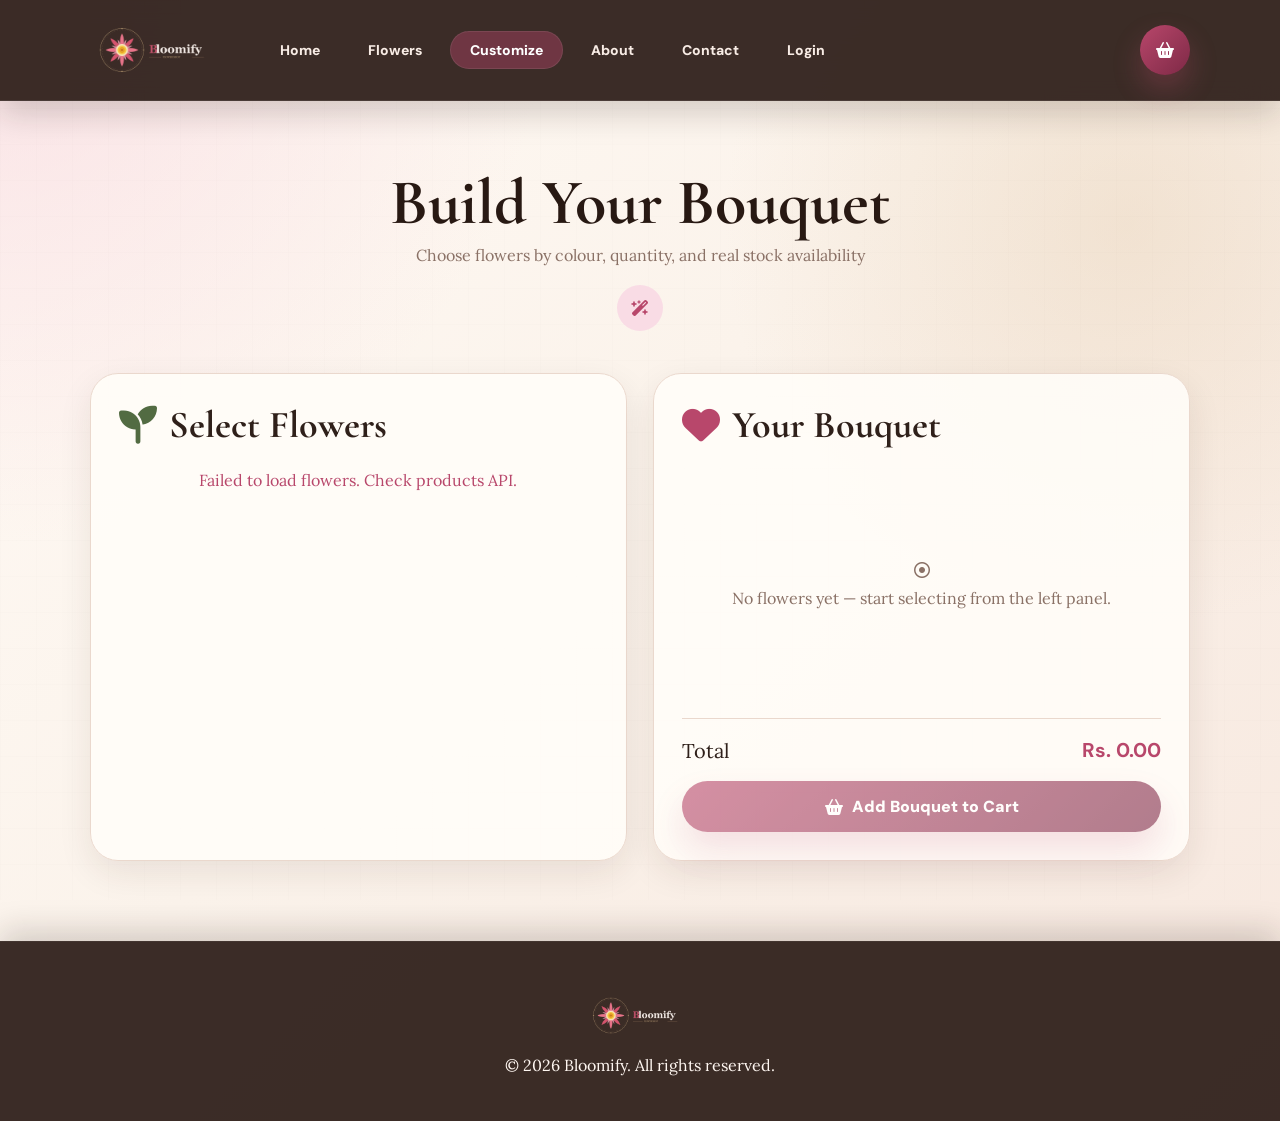
<file: frontEnd/customize.html>
<!DOCTYPE html>
<html lang="en">
<head>
  <meta charset="UTF-8">
  <meta name="viewport" content="width=device-width, initial-scale=1.0">
  <title>Customize Bouquet — Bloomify</title>
  <link rel="stylesheet" href="https://cdnjs.cloudflare.com/ajax/libs/font-awesome/6.5.2/css/all.min.css">
  <link rel="stylesheet" href="css/style.css">
</head>

<body>

<header class="navbar">
  <a href="index.html" class="brand-logo" aria-label="Bloomify home">
    <img src="images/bloomify_logo.png" alt="Bloomify logo">
  </a>

  <nav>
    <ul>
      <li><a href="index.html">Home</a></li>
      <li><a href="catalog.html">Flowers</a></li>
      <li><a href="customize.html" class="active">Customize</a></li>
      <li><a href="about.html">About</a></li>
      <li><a href="contact.html">Contact</a></li>
      <li id="nav-admin-link" style="display:none;"><a href="admin.html">Admin</a></li>
      <li id="nav-login-link"><a href="login.html">Login</a></li>
    </ul>
  </nav>

  <div class="nav-right">
    <div class="nav-user" id="nav-user-info">
      <span>
        <i class="fa-solid fa-circle" style="color:#9fe39f;font-size:8px;"></i>
        <span id="nav-user-name"></span>
      </span>
      <button class="logout-btn" onclick="handleLogout()">Logout</button>
    </div>

    <a href="cart.html" class="nav-cart-btn">
      <i class="fa-solid fa-basket-shopping"></i>
      <span id="cart-count" style="display:none;">0</span>
    </a>
  </div>
</header>

<div class="page-header">
  <h1>Build Your Bouquet</h1>
  <p>Choose flowers by colour, quantity, and real stock availability</p>
  <div class="ornament"><i class="fa-solid fa-wand-magic-sparkles"></i></div>
</div>

<section class="customize-container">
  <div class="panel">
    <h2>
      <i class="fa-solid fa-seedling" style="color:var(--green);"></i>
      Select Flowers
    </h2>

    <div class="flower-options" id="flower-options">
      <div style="text-align:center;padding:24px;color:var(--muted);">
        <i class="fa-solid fa-spinner fa-spin"></i> Loading flowers...
      </div>
    </div>
  </div>

  <div class="panel">
    <h2>
      <i class="fa-solid fa-heart" style="color:var(--primary);"></i>
      Your Bouquet
    </h2>

    <div class="bouquet-list" id="bouquet-list">
      <div class="bouquet-empty">
        <i class="fa-regular fa-circle-dot"></i>
        <p>No flowers yet — start selecting from the left panel.</p>
      </div>
    </div>

    <div class="bouquet-total">
      <span>Total</span>
      <strong id="bouquet-total">Rs. 0.00</strong>
    </div>

    <button class="btn-order" id="add-bouquet-btn" style="width:100%;margin-top:18px;" disabled onclick="addBouquetToCart()">
      <i class="fa-solid fa-basket-shopping"></i> Add Bouquet to Cart
    </button>
  </div>
</section>

<footer>
  <a href="index.html" class="logo footer-logo-link">
    <img src="images/bloomify_logo.png" alt="Bloomify logo">
  </a>
  <p>© 2026 Bloomify. All rights reserved.</p>
</footer>

<script src="js/config.js"></script>
<script src="js/app.js"></script>

<script>
const bouquet = new Map();
const flowersById = new Map();

let lastCustomizeSignature = '';
let customizeBusy = false;
let expandedFlowerId = null;

function flowerImage(product) {
  return product && product.image && product.image.trim() !== ''
    ? product.image
    : 'images/flowers/default.jpg';
}

function safeVarieties(product) {
  return Array.isArray(product.varieties) ? product.varieties : [];
}

function varietyImage(product, variety) {
  const key = `${String(product.name || '').toLowerCase()}:${String(variety.name || '').toLowerCase()}`;

  const images = {
    'rose:red': 'images/flowers/redRose.jpeg',
    'rose:pink': 'images/flowers/pinkRose.jpeg',
    'rose:yellow': 'images/flowers/yellowRose.jpeg',
    'rose:white': 'images/flowers/WhiteRose.jpeg',

    'tulip:red': 'images/flowers/RedTulip.jpeg',
    'tulip:pink': 'images/flowers/pinkTulip.jpeg',
    'tulip:yellow': 'images/flowers/YellowTulip.jpeg',
    'tulip:purple': 'images/flowers/Real Touch Tulips - Lt  Purple _ Long.jpeg',
    'tulip:white': 'images/flowers/tulip.jpg',

    'lily:pink': 'images/flowers/PinkLily.jpeg',
    'lily:white': 'images/flowers/whiteLily.jpeg',
    'lily:orange': 'images/flowers/OrangeLily.jpeg',
    'lily:yellow': 'images/flowers/lily.jpg',

    'sunflower:yellow': 'images/flowers/YellowSunflower.jpeg',
    'sunflower:classic yellow': 'images/flowers/YellowSunflower.jpeg',
    'sunflower:golden orange': 'images/flowers/YellowSunflower.jpeg',
    'sunflower:burgundy': 'images/flowers/BurgundySunflower.jpeg',
    'sunflower:deep red': 'images/flowers/BurgundySunflower.jpeg',

    'peony:pink': 'images/flowers/PinkPeony.jpeg',
    'peony:soft pink': 'images/flowers/PinkPeony.jpeg',
    'peony:dark pink': 'images/flowers/PinkPeony.jpeg',
    'peony:white': 'images/flowers/WhitePeony.jpeg',
    'peony:coral': 'images/flowers/CoralPeony.jpeg',

    'orchid:purple': 'images/flowers/PurpleOrchid.jpeg',
    'orchid:white': 'images/flowers/WhiteOrchid.jpeg',
    'orchid:pink': 'images/flowers/PinkOrchid.jpeg',
    'orchid:blue': 'images/flowers/orchid.jpg',

    'daisy:white': 'images/flowers/WhiteDaisy.jpeg',
    'daisy:yellow': 'images/flowers/daisy.jpg',
    'daisy:pink': 'images/flowers/PinkDaisy.jpeg',
    'daisy:purple': 'images/flowers/daisy.jpg',

    'lavender:purple': 'images/flowers/PurpleLavender.jpeg',
    'lavender:blue': 'images/flowers/BlueLavender.jpeg',
    'lavender:white': 'images/flowers/lavender.jpg',
    'lavender:pink': 'images/flowers/lavender.jpg'
  };

  return images[key] || flowerImage(product);
}

function bouquetKeyForVariety(varietyId) {
  return `v-${Number(varietyId)}`;
}

function bouquetKeyForStandard(flowerId) {
  return `f-${Number(flowerId)}`;
}

function getTotalStock(product) {
  const varieties = safeVarieties(product);

  if (varieties.length) {
    return varieties.reduce((sum, v) => sum + Number(v.stock || 0), 0);
  }

  return Number(product.stock || 0);
}

function getLowestPrice(product) {
  const varieties = safeVarieties(product);

  if (varieties.length) {
    return Math.min(...varieties.map(v => Number(v.price || 0)));
  }

  return Number(product.price || 0);
}

function toggleFlowerExpand(flowerId) {
  expandedFlowerId = Number(expandedFlowerId) === Number(flowerId) ? null : Number(flowerId);
  renderFlowerOptions(Array.from(flowersById.values()));
}

function renderFlowerOptions(products) {
  const options = document.getElementById('flower-options');

  const availableFlowers = products.filter(product => getTotalStock(product) > 0);

  if (!availableFlowers.length) {
    options.innerHTML = `
      <p style="color:var(--muted);text-align:center;grid-column:1/-1;">
        No flowers available right now.
      </p>
    `;
    return;
  }

  options.innerHTML = availableFlowers.map(product => {
    const isOpen = Number(product.id) === Number(expandedFlowerId);
    const varieties = safeVarieties(product);
    const cheapest = getLowestPrice(product);
    const totalStock = getTotalStock(product);

    return `
      <div class="flower-opt-card ${isOpen ? 'open' : ''}">
        <button class="flower-opt-btn" type="button" onclick="toggleFlowerExpand(${Number(product.id)})">
          <img
            class="f-thumb"
            src="${escapeHtml(flowerImage(product))}"
            alt="${escapeHtml(product.name)}"
            onerror="this.src='images/flowers/default.jpg';"
          >

          <span class="f-info">
            <span class="f-name">${escapeHtml(product.name)}</span>
            <span class="f-price">from ${money(cheapest)} • ${totalStock} left</span>
          </span>

          <i class="fa-solid fa-chevron-down f-chevron"></i>
        </button>

        <div class="variety-panel color-choice-panel">
          ${
            varieties.length
              ? varieties.map(v => `
                  <button
                    type="button"
                    class="variety-row color-variety-row ${Number(v.stock || 0) <= 0 ? 'disabled' : ''}"
                    onclick="addVariety(${Number(product.id)}, ${Number(v.id)})"
                    ${Number(v.stock || 0) <= 0 ? 'disabled' : ''}
                  >
                    <img
                      class="variety-thumb"
                      src="${escapeHtml(varietyImage(product, v))}"
                      alt="${escapeHtml(`${product.name} ${v.name}`)}"
                      onerror="this.src='${escapeHtml(flowerImage(product))}';"
                    >

                    <span class="variety-swatch" style="background:${escapeHtml(v.color || '#c84f73')}"></span>

                    <span class="variety-color-info">
                      <strong>${escapeHtml(v.name)}</strong>
                      <small>${Number(v.stock || 0)} left</small>
                    </span>

                    <span class="variety-row-price">${money(v.price)}</span>

                    <span class="variety-add-icon">
                      <i class="fa-solid fa-plus"></i>
                    </span>
                  </button>
                `).join('')
              : `
                <button
                  type="button"
                  class="variety-row color-variety-row"
                  onclick="addStandardFlower(${Number(product.id)})"
                >
                  <img
                    class="variety-thumb"
                    src="${escapeHtml(flowerImage(product))}"
                    alt="${escapeHtml(product.name)}"
                    onerror="this.src='images/flowers/default.jpg';"
                  >

                  <span class="variety-swatch" style="background:#c84f73"></span>

                  <span class="variety-color-info">
                    <strong>Standard</strong>
                    <small>${Number(product.stock || 0)} left</small>
                  </span>

                  <span class="variety-row-price">${money(product.price)}</span>

                  <span class="variety-add-icon">
                    <i class="fa-solid fa-plus"></i>
                  </span>
                </button>
              `
          }
        </div>
      </div>
    `;
  }).join('');
}

function syncBouquetWithLatestProducts(products) {
  const latestVarietyMap = new Map();
  const latestFlowerMap = new Map();

  products.forEach(product => {
    latestFlowerMap.set(Number(product.id), product);

    safeVarieties(product).forEach(v => {
      latestVarietyMap.set(Number(v.id), {
        ...v,
        flowerId: Number(product.id),
        flowerName: product.name,
        image: varietyImage(product, v)
      });
    });
  });

  let changed = false;

  for (const [key, item] of bouquet.entries()) {
    if (item.varietyId !== null) {
      const latest = latestVarietyMap.get(Number(item.varietyId));

      if (!latest || Number(latest.stock || 0) <= 0) {
        bouquet.delete(key);
        changed = true;
        continue;
      }

      if (Number(item.quantity) > Number(latest.stock)) {
        item.quantity = Number(latest.stock);
        changed = true;
      }

      item.price = Number(latest.price || 0);
      item.stock = Number(latest.stock || 0);
      item.flowerName = latest.flowerName;
      item.varietyName = latest.name;
      item.color = latest.color;
      item.image = latest.image;

      bouquet.set(key, item);
    } else {
      const latestFlower = latestFlowerMap.get(Number(item.flowerId));

      if (!latestFlower || Number(latestFlower.stock || 0) <= 0) {
        bouquet.delete(key);
        changed = true;
        continue;
      }

      if (Number(item.quantity) > Number(latestFlower.stock)) {
        item.quantity = Number(latestFlower.stock);
        changed = true;
      }

      item.price = Number(latestFlower.price || 0);
      item.stock = Number(latestFlower.stock || 0);
      item.flowerName = latestFlower.name;
      item.image = flowerImage(latestFlower);

      bouquet.set(key, item);
    }
  }

  if (changed) {
    showToast('Bouquet updated because stock changed.', 'info');
  }
}

async function loadFlowersRealtime(firstLoad = false) {
  if (customizeBusy) return;

  customizeBusy = true;

  const options = document.getElementById('flower-options');

  try {
    const { data } = await apiFetch('/products.php?action=all');

    if (!data.success) {
      if (firstLoad) {
        options.innerHTML = `
          <p style="color:var(--primary);text-align:center;grid-column:1/-1;">
            Could not load flowers. Check database connection.
          </p>
        `;
      }

      return;
    }

    const products = data.products || [];
    const newSignature = JSON.stringify(products);

    if (newSignature !== lastCustomizeSignature) {
      lastCustomizeSignature = newSignature;

      flowersById.clear();

      products.forEach(product => {
        flowersById.set(Number(product.id), product);
      });

      syncBouquetWithLatestProducts(products);
      renderFlowerOptions(products);
      renderBouquet();
    }
  } catch (error) {
    console.error(error);

    if (firstLoad) {
      options.innerHTML = `
        <p style="color:var(--primary);text-align:center;grid-column:1/-1;">
          Failed to load flowers. Check products API.
        </p>
      `;
    }
  } finally {
    customizeBusy = false;
  }
}

function addVariety(flowerId, varietyId) {
  const product = flowersById.get(Number(flowerId));

  if (!product) {
    showToast('This flower is not available anymore.', 'error');
    return;
  }

  const variety = safeVarieties(product).find(v => Number(v.id) === Number(varietyId));

  if (!variety) {
    showToast('This variety is not available anymore.', 'error');
    return;
  }

  if (Number(variety.stock || 0) <= 0) {
    showToast(`${product.name} (${variety.name}) is out of stock.`, 'error');
    return;
  }

  const key = bouquetKeyForVariety(variety.id);

  const current = bouquet.get(key) || {
    key,
    flowerId: Number(product.id),
    varietyId: Number(variety.id),
    flowerName: product.name,
    varietyName: variety.name,
    color: variety.color,
    image: varietyImage(product, variety),
    price: Number(variety.price || 0),
    stock: Number(variety.stock || 0),
    quantity: 0
  };

  if (current.quantity >= Number(variety.stock || 0)) {
    showToast(`${product.name} (${variety.name}) has only ${variety.stock} in stock.`, 'error');
    return;
  }

  current.quantity += 1;
  bouquet.set(key, current);

  renderBouquet();
}

function addStandardFlower(flowerId) {
  const product = flowersById.get(Number(flowerId));

  if (!product) {
    showToast('This flower is not available anymore.', 'error');
    return;
  }

  if (Number(product.stock || 0) <= 0) {
    showToast(`${product.name} is out of stock.`, 'error');
    return;
  }

  const key = bouquetKeyForStandard(product.id);

  const current = bouquet.get(key) || {
    key,
    flowerId: Number(product.id),
    varietyId: null,
    flowerName: product.name,
    varietyName: 'Standard',
    color: '#c84f73',
    image: flowerImage(product),
    price: Number(product.price || 0),
    stock: Number(product.stock || 0),
    quantity: 0
  };

  if (current.quantity >= Number(product.stock || 0)) {
    showToast(`${product.name} has only ${product.stock} in stock.`, 'error');
    return;
  }

  current.quantity += 1;
  bouquet.set(key, current);

  renderBouquet();
}

function changeBouquetQty(key, amount) {
  const item = bouquet.get(key);

  if (!item) {
    return;
  }

  item.quantity += amount;

  if (item.quantity <= 0) {
    bouquet.delete(key);
  } else if (item.quantity > item.stock) {
    item.quantity = item.stock;
    showToast(`${item.flowerName} (${item.varietyName}) has only ${item.stock} in stock.`, 'error');
  } else {
    bouquet.set(key, item);
  }

  renderBouquet();
}

function renderBouquet() {
  const list = document.getElementById('bouquet-list');
  const totalEl = document.getElementById('bouquet-total');
  const button = document.getElementById('add-bouquet-btn');

  const items = Array.from(bouquet.values());

  if (!items.length) {
    list.innerHTML = `
      <div class="bouquet-empty">
        <i class="fa-regular fa-circle-dot"></i>
        <p>No flowers yet — start selecting from the left panel.</p>
      </div>
    `;

    totalEl.textContent = money(0);
    button.disabled = true;
    return;
  }

  let total = 0;

  list.innerHTML = items.map(item => {
    total += Number(item.price || 0) * Number(item.quantity || 0);

    return `
      <div class="bouquet-item">
        <div class="bouquet-item-main">
          <img
            class="bouquet-thumb"
            src="${escapeHtml(item.image || 'images/flowers/default.jpg')}"
            alt="${escapeHtml(item.flowerName)}"
            onerror="this.src='images/flowers/default.jpg';"
          >

          <div>
            <strong>${escapeHtml(item.flowerName)} — ${escapeHtml(item.varietyName)}</strong><br>
            <small>${money(item.price)} each • ${item.stock} left</small>
          </div>
        </div>

        <div class="qty-actions">
          <button type="button" onclick="changeBouquetQty('${escapeHtml(item.key)}', -1)">−</button>
          <strong>${Number(item.quantity || 0)}</strong>
          <button type="button" onclick="changeBouquetQty('${escapeHtml(item.key)}', 1)">+</button>
        </div>
      </div>
    `;
  }).join('');

  totalEl.textContent = money(total);
  button.disabled = false;
}

async function addBouquetToCart() {
  const session = await checkSession();

  if (!session.logged_in) {
    showToast('Please login before adding a bouquet.', 'error');
    setTimeout(() => window.location.href = 'login.html', 700);
    return;
  }

  const items = Array.from(bouquet.values());

  if (!items.length) {
    showToast('Please select at least one flower colour.', 'error');
    return;
  }

  const button = document.getElementById('add-bouquet-btn');

  button.disabled = true;
  button.innerHTML = '<i class="fa-solid fa-spinner fa-spin"></i> Adding...';

  try {
    for (const item of items) {
      const payload = {
        flower_id: Number(item.flowerId),
        variety_id: item.varietyId !== null ? Number(item.varietyId) : null,
        quantity: Number(item.quantity)
      };

      const { data } = await apiFetch('/cart.php?action=add', {
        method: 'POST',
        headers: { 'Content-Type': 'application/json' },
        body: JSON.stringify(payload)
      });

      if (!data.success) {
        console.error('Cart add failed:', data, payload);
        throw new Error(data.message || 'Could not add all bouquet items.');
      }
    }

    showToast('Bouquet added to cart.', 'success');

    if (typeof updateCartCount === 'function') {
      await updateCartCount();
    }

    bouquet.clear();
    renderBouquet();

    setTimeout(() => {
      window.location.href = 'cart.html';
    }, 700);
  } catch (error) {
    console.error(error);
    showToast(error.message || 'Failed to add bouquet.', 'error');

    button.disabled = false;
    button.innerHTML = '<i class="fa-solid fa-basket-shopping"></i> Add Bouquet to Cart';
  }
}

document.addEventListener('DOMContentLoaded', () => {
  loadFlowersRealtime(true);

  setInterval(() => {
    if (!document.hidden) {
      loadFlowersRealtime(false);
    }
  }, 3000);
});
</script>

</body>
</html>
</file>
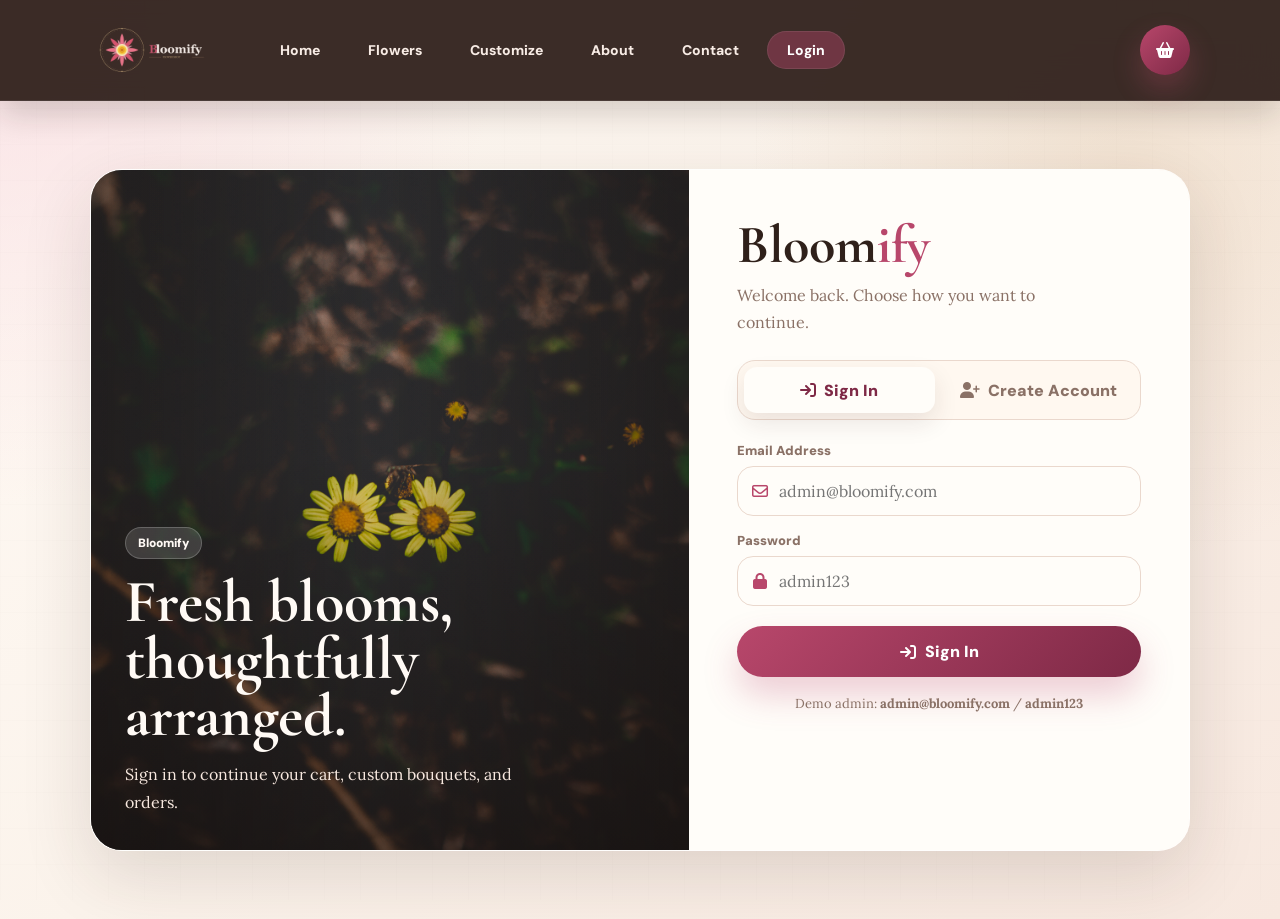
<file: frontEnd/login.html>
<!DOCTYPE html>
<html lang="en">
<head>
  <meta charset="UTF-8">
  <meta name="viewport" content="width=device-width, initial-scale=1.0">
  <title>Login — Bloomify</title>
  <link rel="stylesheet" href="https://cdnjs.cloudflare.com/ajax/libs/font-awesome/6.5.2/css/all.min.css">
  <link rel="stylesheet" href="css/style.css">
</head>
<body>
<header class="navbar">
  <a href="index.html" class="brand-logo" aria-label="Bloomify home">
    <img src="images/bloomify_logo.png" alt="Bloomify logo">
  </a>

  <nav>
    <ul>
      <li><a href="index.html">Home</a></li>
      <li><a href="catalog.html">Flowers</a></li>
      <li><a href="customize.html">Customize</a></li>
      <li><a href="about.html">About</a></li>
      <li><a href="contact.html">Contact</a></li>
      <li><a href="login.html" class="active">Login</a></li>
    </ul>
  </nav>

  <div class="nav-right">
    <a href="cart.html" class="nav-cart-btn">
      <i class="fa-solid fa-basket-shopping"></i>
      <span id="cart-count" style="display:none;">0</span>
    </a>
  </div>
</header>

<main class="login-page">
  <section class="login-shell fade-up">
    <div class="login-art" aria-hidden="true">
      <div class="login-art-copy">
        <span>Bloomify</span>
        <h1>Fresh blooms, thoughtfully arranged.</h1>
        <p>Sign in to continue your cart, custom bouquets, and orders.</p>
      </div>
    </div>

    <section class="login-card">
      <div class="login-card-head">
        <div class="login-logo">Bloom<span>ify</span></div>
        <p class="login-sub">Welcome back. Choose how you want to continue.</p>
      </div>

      <div class="auth-tabs">
        <button class="auth-tab active" id="login-tab" onclick="switchAuthTab('login')">
          <i class="fa-solid fa-arrow-right-to-bracket"></i>
          Sign In
        </button>
        <button class="auth-tab" id="register-tab" onclick="switchAuthTab('register')">
          <i class="fa-solid fa-user-plus"></i>
          Create Account
        </button>
      </div>

      <div id="auth-msg" class="auth-message"></div>

      <form class="auth-form active" id="form-login" onsubmit="handleLogin(event)">
        <div class="form-group">
          <label for="login-email">Email Address</label>
          <div class="input-shell">
            <i class="fa-regular fa-envelope"></i>
            <input type="email" id="login-email" placeholder="admin@bloomify.com" autocomplete="email" required>
          </div>
        </div>

        <div class="form-group">
          <label for="login-password">Password</label>
          <div class="input-shell">
            <i class="fa-solid fa-lock"></i>
            <input type="password" id="login-password" placeholder="admin123" autocomplete="current-password" required>
          </div>
        </div>

        <button class="btn-primary login-submit" id="login-btn" type="submit">
          <i class="fa-solid fa-arrow-right-to-bracket"></i> Sign In
        </button>

        <p class="login-footer">
          Demo admin: <strong>admin@bloomify.com</strong> / <strong>admin123</strong>
        </p>
      </form>

      <form class="auth-form" id="form-register" onsubmit="handleRegister(event)">
        <div class="form-group">
          <label for="reg-name">Full Name</label>
          <div class="input-shell">
            <i class="fa-regular fa-user"></i>
            <input type="text" id="reg-name" placeholder="Your name" autocomplete="name" required>
          </div>
        </div>

        <div class="form-group">
          <label for="reg-email">Email Address</label>
          <div class="input-shell">
            <i class="fa-regular fa-envelope"></i>
            <input type="email" id="reg-email" placeholder="hello@example.com" autocomplete="email" required>
          </div>
        </div>

        <div class="form-group">
          <label for="reg-password">Password</label>
          <div class="input-shell">
            <i class="fa-solid fa-lock"></i>
            <input type="password" id="reg-password" placeholder="Minimum 6 characters" autocomplete="new-password" required minlength="6">
          </div>
        </div>

        <button class="btn-primary login-submit" id="reg-btn" type="submit">
          <i class="fa-solid fa-user-plus"></i> Create Account
        </button>
      </form>
    </section>
  </section>
</main>

<script src="js/config.js"></script>
<script src="js/app.js"></script>

<script>
function setMessage(message, type = 'success') {
  const box = document.getElementById('auth-msg');

  box.textContent = message;
  box.className = `auth-message ${type}`;
}

function switchAuthTab(tab) {
  document.getElementById('form-login').classList.toggle('active', tab === 'login');
  document.getElementById('form-register').classList.toggle('active', tab === 'register');

  document.getElementById('login-tab').classList.toggle('active', tab === 'login');
  document.getElementById('register-tab').classList.toggle('active', tab === 'register');

  document.getElementById('auth-msg').className = 'auth-message';
}

async function redirectIfLoggedIn() {
  const session = await checkSession();

  if (session.logged_in) {
    window.location.href = session.user.role === 'admin' ? 'admin.html' : 'index.html';
  }
}

async function handleLogin(event) {
  event.preventDefault();

  const button = document.getElementById('login-btn');

  button.disabled = true;
  button.innerHTML = '<i class="fa-solid fa-spinner fa-spin"></i> Signing in...';

  try {
    const { data } = await apiFetch('/auth.php?action=login', {
      method: 'POST',
      headers: { 'Content-Type': 'application/json' },
      body: JSON.stringify({
        email: document.getElementById('login-email').value.trim(),
        password: document.getElementById('login-password').value
      })
    });

    if (data.success) {
      setMessage('Login successful. Redirecting...', 'success');
      window.location.href = data.user.role === 'admin' ? 'admin.html' : 'index.html';
    } else {
      setMessage(data.message || 'Login failed.', 'error');
    }
  } catch (error) {
    console.error(error);
    setMessage(error.message || 'Network error.', 'error');
  } finally {
    button.disabled = false;
    button.innerHTML = '<i class="fa-solid fa-arrow-right-to-bracket"></i> Sign In';
  }
}

async function handleRegister(event) {
  event.preventDefault();

  const button = document.getElementById('reg-btn');

  button.disabled = true;
  button.innerHTML = '<i class="fa-solid fa-spinner fa-spin"></i> Creating...';

  try {
    const { data } = await apiFetch('/auth.php?action=register', {
      method: 'POST',
      headers: { 'Content-Type': 'application/json' },
      body: JSON.stringify({
        name: document.getElementById('reg-name').value.trim(),
        email: document.getElementById('reg-email').value.trim(),
        password: document.getElementById('reg-password').value
      })
    });

    if (data.success) {
      setMessage(data.message, 'success');
      document.getElementById('form-register').reset();
      switchAuthTab('login');
    } else {
      setMessage(data.message || 'Registration failed.', 'error');
    }
  } catch (error) {
    console.error(error);
    setMessage(error.message || 'Network error.', 'error');
  } finally {
    button.disabled = false;
    button.innerHTML = '<i class="fa-solid fa-user-plus"></i> Create Account';
  }
}

document.addEventListener('DOMContentLoaded', redirectIfLoggedIn);
</script>
</body>
</html>
</file>
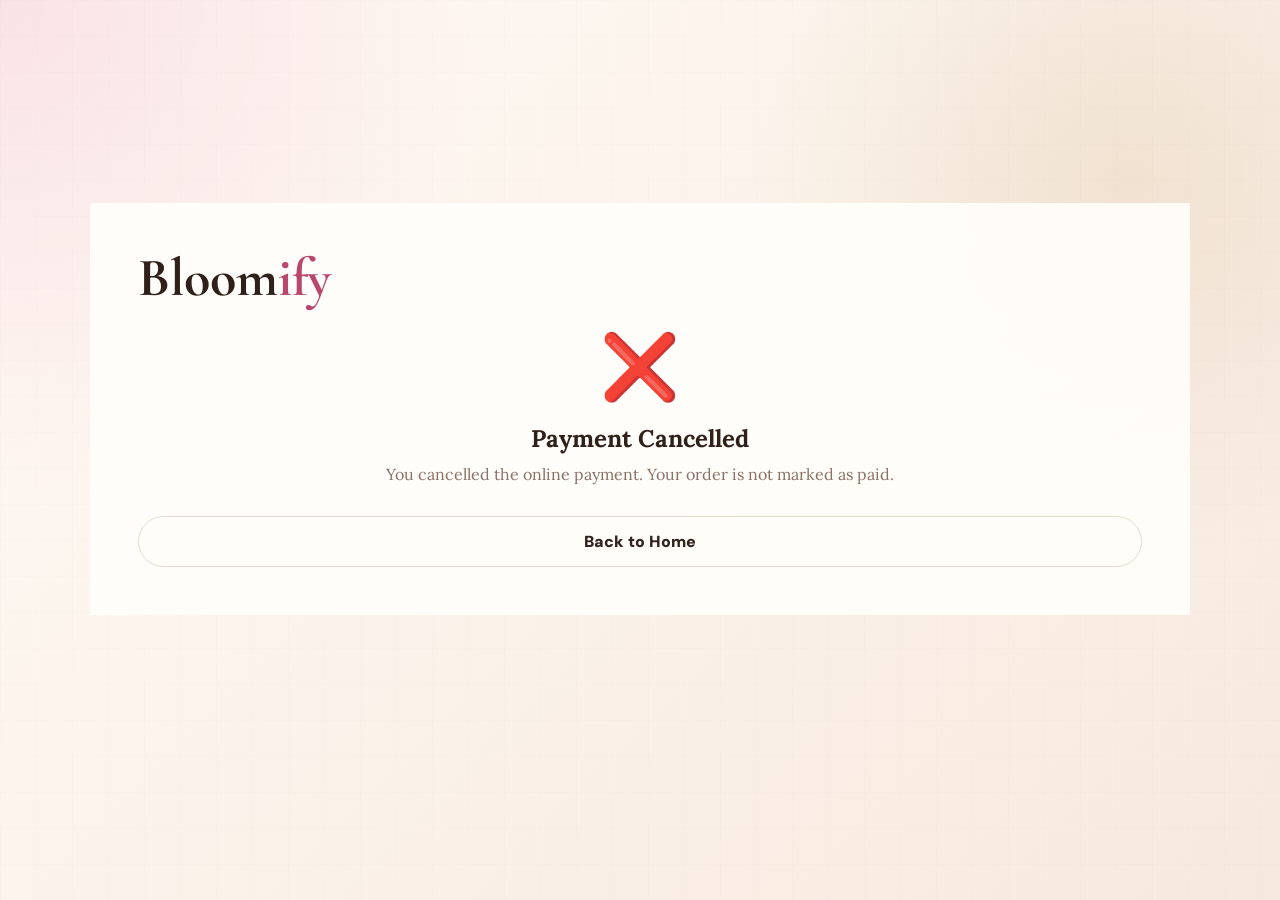
<file: frontEnd/payment-cancel.html>
<!DOCTYPE html>
<html lang="en">
<head>
  <meta charset="UTF-8">
  <title>Payment Cancelled — Bloomify</title>
  <link rel="stylesheet" href="css/style.css">
</head>
<body>

<main class="login-page">
  <section class="login-card">
    <div class="login-logo">Bloom<span>ify</span></div>

    <div style="text-align:center;margin-top:20px;">
      <div class="empty-icon">❌</div>
      <h2>Payment Cancelled</h2>

      <p style="color:var(--muted);margin-top:10px;">
        You cancelled the online payment. Your order is not marked as paid.
      </p>

      <div id="retry-box" style="margin-top:20px;"></div>

      <a href="index.html" class="btn-secondary" style="width:100%;margin-top:12px;">
        Back to Home
      </a>
    </div>
  </section>
</main>

<script src="js/config.js"></script>

<script>
const params = new URLSearchParams(window.location.search);
const orderId = params.get('order_id');

if (orderId) {
  document.getElementById('retry-box').innerHTML = `
    <a href="${window.API}/payhere_start.php?order_id=${orderId}" class="btn-primary" style="width:100%;">
      Try Payment Again
    </a>
  `;
}
</script>
</body>
</html>
</file>
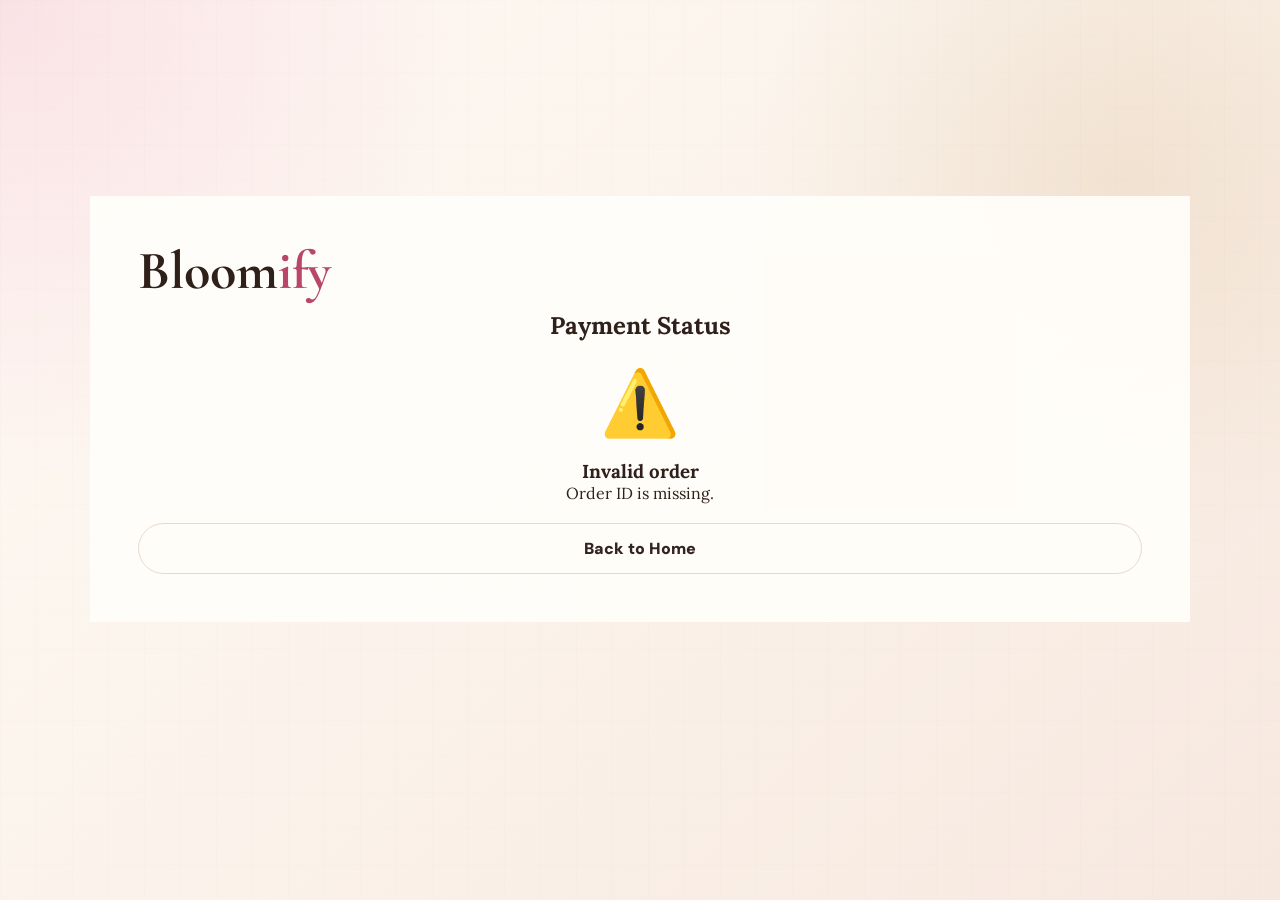
<file: frontEnd/payment-return.html>
<!DOCTYPE html>
<html lang="en">
<head>
  <meta charset="UTF-8">
  <title>Payment Status — Bloomify</title>
  <link rel="stylesheet" href="css/style.css">
</head>
<body>

<main class="login-page">
  <section class="login-card">
    <div class="login-logo">Bloom<span>ify</span></div>

    <h2 style="text-align:center;margin-top:12px;">Payment Status</h2>

    <div id="payment-box" style="text-align:center;margin-top:20px;">
      <p>Checking payment status...</p>
    </div>

    <a href="index.html" class="btn-secondary" style="width:100%;margin-top:20px;">
      Back to Home
    </a>
  </section>
</main>

<script src="js/config.js"></script>
<script src="js/app.js"></script>

<script>
const params = new URLSearchParams(window.location.search);
const orderId = params.get('order_id');

async function checkPaymentStatus() {
  const box = document.getElementById('payment-box');

  if (!orderId) {
    box.innerHTML = `
      <div class="empty-icon">⚠️</div>
      <h3>Invalid order</h3>
      <p>Order ID is missing.</p>
    `;
    return;
  }

  try {
    const { data } = await apiFetch(`/payment_status.php?order_id=${orderId}`);

    if (!data.success) {
      box.innerHTML = `
        <div class="empty-icon">⚠️</div>
        <h3>Status unavailable</h3>
        <p>${escapeHtml(data.message || 'Could not check payment.')}</p>
      `;
      return;
    }

    const order = data.order;

    if (order.payment_status === 'Paid') {
      box.innerHTML = `
        <div class="success-icon">✅</div>
        <h3>Payment Successful</h3>
        <p>Order #${order.id} is paid.</p>
        <p><strong>Total:</strong> ${money(order.total)}</p>
        <p><strong>Reference:</strong> ${escapeHtml(order.payment_reference || '-')}</p>
        <p><strong>Order Status:</strong> ${escapeHtml(order.status)}</p>
      `;
      return;
    }

    if (order.payment_status === 'Failed' || order.payment_status === 'Cancelled') {
      box.innerHTML = `
        <div class="empty-icon">❌</div>
        <h3>Payment ${escapeHtml(order.payment_status)}</h3>
        <p>Order #${order.id} was not paid.</p>
        <p><strong>Total:</strong> ${money(order.total)}</p>
      `;
      return;
    }

    box.innerHTML = `
      <div class="empty-icon">⏳</div>
      <h3>Payment Pending</h3>
      <p>Order #${order.id} is waiting for gateway confirmation.</p>
      <p><strong>Total:</strong> ${money(order.total)}</p>
      <p>This page checks status automatically every 3 seconds.</p>
    `;
  } catch (error) {
    console.error(error);

    box.innerHTML = `
      <div class="empty-icon">⚠️</div>
      <h3>Could not check payment</h3>
      <p>Check login session, payment_status.php, and PayHere notify URL.</p>
    `;
  }
}

document.addEventListener('DOMContentLoaded', () => {
  checkPaymentStatus();
  setInterval(checkPaymentStatus, 3000);
});
</script>
</body>
</html>
</file>
<file: frontEnd/css/style.css>
@import url('https://fonts.googleapis.com/css2?family=Cormorant+Garamond:wght@500;600;700&family=DM+Sans:wght@400;500;600;700;800&family=Lora:wght@400;500;600&display=swap');

:root{
  --bg:#fbf3eb;
  --bg-soft:#fffaf5;
  --surface:#fffdf9;
  --surface-2:#f7e8df;
  --text:#2f201a;
  --muted:#8a7166;
  --primary:#b8476b;
  --primary-dark:#7e2946;
  --rose-soft:#f9dce5;
  --brown:#34241f;
  --brown-2:#4a332d;
  --green:#526b42;
  --gold:#b98a47;
  --border:#ead8cd;
  --shadow:0 24px 70px rgba(55,34,27,.14);
  --shadow-soft:0 12px 34px rgba(55,34,27,.09);
  --radius:28px;
  --radius-sm:16px;
}

*{
  box-sizing:border-box;
  margin:0;
  padding:0;
}

html{
  scroll-behavior:smooth;
}

body{
  min-height:100vh;
  font-family:'Lora',serif;
  color:var(--text);
  background:
    radial-gradient(circle at top left, rgba(248,218,224,.75), transparent 32%),
    radial-gradient(circle at 88% 20%, rgba(225,199,166,.35), transparent 28%),
    linear-gradient(135deg,#fffaf5 0%,#fbf3eb 45%,#f7e8df 100%);
}

body::before{
  content:"";
  position:fixed;
  inset:0;
  pointer-events:none;
  opacity:.18;
  background-image:
    linear-gradient(rgba(70,43,35,.05) 1px, transparent 1px),
    linear-gradient(90deg, rgba(70,43,35,.05) 1px, transparent 1px);
  background-size:36px 36px;
  z-index:-1;
}

a{
  color:inherit;
}

img{
  max-width:100%;
  display:block;
}

button,
input,
textarea,
select{
  font:inherit;
}

.navbar{
  position:sticky;
  top:0;
  z-index:50;
  display:flex;
  align-items:center;
  gap:34px;
  padding:16px 7%;
  background:rgba(52,36,31,.96);
  border-bottom:1px solid rgba(255,255,255,.08);
  box-shadow:0 12px 30px rgba(35,20,16,.18);
  backdrop-filter:blur(18px);
}

.brand-logo{
  width:136px;
  min-width:136px;
  display:flex;
  align-items:center;
  text-decoration:none;
}

.brand-logo img{
  width:100%;
  height:auto;
}

.navbar nav{
  flex:1;
}

.navbar ul{
  list-style:none;
  display:flex;
  align-items:center;
  gap:8px;
}

.navbar a{
  text-decoration:none;
}

.navbar nav a{
  font-family:'DM Sans',sans-serif;
  display:inline-flex;
  align-items:center;
  padding:10px 20px;
  border-radius:999px;
  color:#f8ece5;
  font-size:14px;
  font-weight:800;
  transition:.22s ease;
}

.navbar nav a:hover,
.navbar nav a.active{
  background:rgba(184,71,107,.42);
  color:#fff;
  box-shadow:inset 0 0 0 1px rgba(255,255,255,.08);
}

.nav-right{
  display:flex;
  align-items:center;
  gap:14px;
}

.nav-user{
  display:none;
  align-items:center;
  gap:12px;
  color:#fff7f1;
  font-family:'DM Sans',sans-serif;
  font-size:13px;
  font-weight:800;
}

.logout-btn{
  border:none;
  background:transparent;
  color:#ffe0e8;
  cursor:pointer;
  font-weight:900;
}

.nav-cart-btn{
  width:50px;
  height:50px;
  display:inline-flex;
  align-items:center;
  justify-content:center;
  position:relative;
  border-radius:50%;
  background:linear-gradient(135deg,var(--primary),var(--primary-dark));
  color:#fff;
  box-shadow:0 14px 28px rgba(184,71,107,.32);
}

#cart-count{
  position:absolute;
  top:-6px;
  right:-6px;
  align-items:center;
  justify-content:center;
  min-width:22px;
  height:22px;
  padding:0 6px;
  background:#fff8ef;
  color:var(--primary-dark);
  border-radius:999px;
  font-family:'DM Sans',sans-serif;
  font-size:12px;
  font-weight:900;
  border:1px solid rgba(184,71,107,.25);
}

.btn-primary,
.btn-secondary,
.btn-order,
.btn-add{
  font-family:'DM Sans',sans-serif;
  display:inline-flex;
  align-items:center;
  justify-content:center;
  gap:9px;
  border-radius:999px;
  border:none;
  text-decoration:none;
  cursor:pointer;
  font-weight:900;
  transition:.22s ease;
}

.btn-primary,
.btn-order,
.btn-add{
  background:linear-gradient(135deg,var(--primary),var(--primary-dark));
  color:#fff;
  box-shadow:0 18px 34px rgba(184,71,107,.26);
}

.btn-primary{
  padding:15px 30px;
}

.btn-secondary{
  padding:14px 27px;
  background:rgba(255,253,249,.9);
  color:var(--brown);
  border:1px solid var(--border);
}

.btn-order{
  padding:15px 24px;
}

.btn-add{
  padding:11px 17px;
  font-size:13px;
}

.btn-primary:hover,
.btn-order:hover,
.btn-add:hover{
  transform:translateY(-2px);
  box-shadow:0 24px 44px rgba(184,71,107,.35);
}

.btn-secondary:hover{
  color:var(--primary);
  border-color:var(--primary);
  transform:translateY(-2px);
}

button:disabled{
  opacity:.6;
  cursor:not-allowed;
  transform:none!important;
}

.hero{
  position:relative;
  width:100%;
  height:85vh;
  display:flex;
  align-items:center;
  padding:0;
  margin:0;
  overflow:hidden;
}

.hero-text{
  position:absolute;
  left:7%;
  top:50%;
  transform:translateY(-50%);
  max-width:550px;
  z-index:10;
  text-shadow:2px 2px 8px rgba(0,0,0,.3);
  padding-bottom:100px;
}

.hero-text::before{
  content:"✦";
  position:absolute;
  top:-38px;
  left:-10px;
  font-size:34px;
  color:rgba(184,71,107,.35);
}

.hero-eyebrow{
  font-family:'DM Sans',sans-serif;
  color:var(--muted);
  font-size:13px;
  font-weight:900;
  letter-spacing:4px;
  text-transform:uppercase;
  margin-bottom:18px;
}

.hero h1{
  font-family:'Cormorant Garamond',serif;
  font-size:clamp(58px,6.4vw,104px);
  line-height:.88;
  letter-spacing:-2px;
  color:#fff;
  margin-bottom:26px;
  text-shadow:3px 3px 12px rgba(0,0,0,.4);
}

.hero h1 em{
  font-style:normal;
  color:var(--primary);
}

.hero p{
  max-width:620px;
  color:#fff;
  font-size:18px;
  line-height:1.9;
  text-shadow:2px 2px 8px rgba(0,0,0,.3);
}

.hero-cta{
  position:absolute;
  left:7%;
  bottom:60px;
  z-index:10;
  display:flex;
  gap:14px;
  flex-wrap:wrap;
  margin-top:0;
}

.hero-stats{
  display:none;
  gap:18px;
  flex-wrap:wrap;
  margin-top:34px;
}

.hero-stat{
  min-width:132px;
  padding:16px 18px;
  background:rgba(255,253,249,.82);
  border:1px solid var(--border);
  border-radius:18px;
  box-shadow:var(--shadow-soft);
}

.hero-stat strong{
  display:block;
  font-family:'DM Sans',sans-serif;
  font-size:24px;
  color:var(--primary);
}

.hero-stat span{
  font-family:'DM Sans',sans-serif;
  color:var(--muted);
  font-size:12px;
  font-weight:800;
}

.hero-image-wrap{
  position:absolute;
  inset:0;
  width:100%;
  height:100%;
  overflow:hidden;
  border-radius:0;
  background:#efe0d4;
  box-shadow:none;
  border:none;
}

.hero-image-wrap::after{
  content:"";
  position:absolute;
  inset:0;
  background:
    linear-gradient(90deg, rgba(0,0,0,.35) 0%, transparent 50%),
    linear-gradient(180deg, transparent 60%, rgba(0,0,0,.25));
  z-index:1;
}

.carousel{
  position:relative;
  width:100%;
  height:100%;
  min-height:85vh;
}

.carousel-slide{
  position:absolute;
  width:100%;
  height:100%;
  opacity:0;
  transition:opacity 0.8s ease-in-out;
}

.carousel-slide.active{
  opacity:1;
}

.carousel-slide img{
  width:100%;
  height:100%;
  object-fit:cover;
  filter:saturate(.82) contrast(.96) sepia(.08);
}

.carousel-dots{
  position:absolute;
  bottom:30px;
  left:50%;
  transform:translateX(-50%);
  display:flex;
  gap:12px;
  z-index:2;
}

.dot{
  width:12px;
  height:12px;
  border-radius:50%;
  background:rgba(255,255,255,.5);
  cursor:pointer;
  transition:all 0.3s ease;
  border:2px solid rgba(255,255,255,.3);
}

.dot.active{
  background:#fff;
  border-color:#fff;
  transform:scale(1.2);
  box-shadow:0 2px 8px rgba(0,0,0,.2);
}

.dot:hover{
  background:rgba(255,255,255,.8);
}

.hero-badge{
  position:absolute;
  left:30px;
  bottom:30px;
  z-index:3;
  display:flex;
  align-items:center;
  gap:13px;
  background:rgba(255,253,249,.92);
  border:1px solid var(--border);
  border-radius:20px;
  padding:16px 19px;
  box-shadow:var(--shadow-soft);
}

.hero-badge-icon{
  font-size:30px;
}

.hero-badge strong{
  display:block;
  font-family:'DM Sans',sans-serif;
  font-weight:900;
}

.hero-badge span{
  display:block;
  margin-top:2px;
  color:var(--muted);
  font-family:'DM Sans',sans-serif;
  font-size:12px;
  font-weight:700;
}

.page-header{
  text-align:center;
  padding:70px 7% 42px;
}

.page-header h1{
  font-family:'Cormorant Garamond',serif;
  font-size:clamp(48px,5vw,74px);
  line-height:1;
  color:#281913;
}

.page-header p{
  margin-top:10px;
  color:var(--muted);
  font-size:16px;
}

.ornament{
  width:46px;
  height:46px;
  margin:20px auto 0;
  display:flex;
  align-items:center;
  justify-content:center;
  border-radius:50%;
  background:var(--rose-soft);
  color:var(--primary);
}

.section-header{
  text-align:center;
  margin-bottom:34px;
}

.section-header h2{
  font-family:'Cormorant Garamond',serif;
  font-size:52px;
  line-height:1;
}

.section-header p{
  color:var(--muted);
  margin-top:8px;
}

.features{
  max-width:1680px;
  margin:0 auto;
  padding:20px 7% 82px;
}

.features-grid{
  display:grid;
  grid-template-columns:repeat(3,1fr);
  gap:22px;
}

.feature-card,
.flower-card,
.panel,
.login-card,
.cart-summary,
.empty-cart,
.success-card{
  background:rgba(255,253,249,.88);
  border:1px solid var(--border);
  border-radius:var(--radius);
  box-shadow:var(--shadow-soft);
}

.feature-card{
  min-height:185px;
  padding:30px;
  position:relative;
  overflow:hidden;
}

.feature-card::after{
  content:"";
  position:absolute;
  right:-45px;
  bottom:-45px;
  width:120px;
  height:120px;
  border-radius:50%;
  background:rgba(184,71,107,.08);
}

.feature-icon{
  width:54px;
  height:54px;
  display:flex;
  align-items:center;
  justify-content:center;
  border-radius:18px;
  background:var(--rose-soft);
  color:var(--primary);
  font-size:22px;
  margin-bottom:18px;
}

.feature-card h3{
  font-family:'DM Sans',sans-serif;
  font-size:20px;
  margin-bottom:9px;
}

.feature-card p{
  color:var(--muted);
  line-height:1.75;
}

.catalog{
  max-width:1680px;
  margin:0 auto;
  padding:0 7% 78px;
  display:grid;
  grid-template-columns:repeat(auto-fit,minmax(255px,1fr));
  gap:24px;
}

.flower-card{
  overflow:hidden;
  display:flex;
  flex-direction:column;
  transition:.25s ease;
}

.flower-card:hover{
  transform:translateY(-5px);
  box-shadow:0 20px 50px rgba(55,34,27,.14);
}

.flower-card-img{
  height:245px;
  position:relative;
  overflow:hidden;
  background:#efe0d4;
  display:flex;
  align-items:center;
  justify-content:center;
  font-size:82px;
}

.real-flower-img{
  height:245px;
  background:#efe0d4;
}

.real-flower-img img{
  width:100%;
  height:100%;
  object-fit:cover;
  filter:saturate(.9) contrast(.96) sepia(.07);
  transition:.4s ease;
}

.flower-card:hover .real-flower-img img{
  transform:scale(1.06);
}

.flower-tag{
  position:absolute;
  top:16px;
  left:16px;
  padding:7px 12px;
  border-radius:999px;
  background:rgba(255,253,249,.93);
  color:var(--primary-dark);
  border:1px solid var(--border);
  font-family:'DM Sans',sans-serif;
  font-size:11px;
  font-weight:900;
}

.flower-card-body{
  padding:22px 22px 8px;
}

.flower-card-body h3{
  font-family:'Cormorant Garamond',serif;
  font-size:34px;
  line-height:1;
}

.meaning{
  margin-top:8px;
  color:var(--muted);
  font-size:14px;
  line-height:1.7;
}

.flower-card-footer{
  margin-top:auto;
  padding:18px 22px 22px;
  display:flex;
  align-items:center;
  justify-content:space-between;
  gap:14px;
}

.catalog-card-actions{
  display:flex;
  align-items:center;
  gap:8px;
  flex-wrap:wrap;
  justify-content:flex-end;
}

.catalog-customize-btn{
  padding:11px 15px;
  font-size:13px;
}

.price{
  font-family:'DM Sans',sans-serif;
  color:var(--green);
  font-size:21px;
  font-weight:900;
}

.stock-badge{
  display:inline-flex;
  margin-top:12px;
  padding:6px 11px;
  border-radius:999px;
  background:#f4ead8;
  color:#79552b;
  font-family:'DM Sans',sans-serif;
  font-size:12px;
  font-weight:900;
}

.out-of-stock{
  opacity:.58;
}

.btn-toggle-varieties{
  width:100%;
  border:none;
  background:var(--accent-soft);
  color:var(--green);
  padding:10px;
  display:flex;
  align-items:center;
  justify-content:center;
  gap:6px;
  font-family:'DM Sans',sans-serif;
  font-weight:900;
  cursor:pointer;
}

.btn-toggle-varieties:disabled{
  opacity:.5;
  cursor:not-allowed;
}

.flower-card.open .btn-toggle-varieties i{
  transform:rotate(180deg);
}

.btn-add-sm{
  width:28px;
  height:28px;
  border:none;
  border-radius:50%;
  background:var(--green);
  color:#fff;
  flex-shrink:0;
  cursor:pointer;
}

.btn-add-sm:disabled{
  opacity:.5;
  cursor:not-allowed;
}

.skel-card{
  height:420px;
  border-radius:var(--radius);
  background:linear-gradient(90deg,#ead8cd 25%,#fff8f0 50%,#ead8cd 75%);
  background-size:200% 100%;
  animation:shimmer 1.3s infinite;
}

@keyframes shimmer{
  to{background-position:-200% 0;}
}

.customize-container{
  max-width:1500px;
  margin:0 auto;
  display:grid;
  grid-template-columns:1fr 1fr;
  gap:26px;
  padding:0 7% 80px;
}

.panel{
  padding:28px;
}

.panel h2{
  font-family:'Cormorant Garamond',serif;
  font-size:38px;
  margin-bottom:22px;
  display:flex;
  align-items:center;
  gap:12px;
}

.flower-options{
  display:grid;
  grid-template-columns:repeat(auto-fit,minmax(190px,1fr));
  gap:14px;
}

.flower-opt-card{
  border:1px solid var(--border);
  border-radius:20px;
  background:rgba(255,253,249,.92);
  overflow:hidden;
}

.flower-opt-btn{
  border:1px solid var(--border);
  background:rgba(255,253,249,.92);
  border-radius:20px;
  padding:14px;
  display:flex;
  align-items:center;
  gap:13px;
  cursor:pointer;
  text-align:left;
  transition:.22s ease;
}

.flower-opt-card .flower-opt-btn{
  width:100%;
  border:0;
  border-radius:0;
  background:transparent;
}

.flower-opt-btn:hover{
  transform:translateY(-3px);
  border-color:var(--primary);
  box-shadow:var(--shadow-soft);
}

.flower-opt-card .flower-opt-btn:hover{
  box-shadow:none;
}

.f-emoji{
  font-size:34px;
}

.f-thumb{
  width:58px;
  height:58px;
  border-radius:18px;
  object-fit:cover;
  flex-shrink:0;
  border:1px solid var(--border);
}

.f-info{
  display:flex;
  flex-direction:column;
}

.f-name{
  font-family:'DM Sans',sans-serif;
  font-weight:900;
}

.f-price{
  margin-top:3px;
  font-family:'DM Sans',sans-serif;
  color:var(--green);
  font-size:13px;
  font-weight:800;
}

.f-chevron{
  margin-left:auto;
  color:var(--muted);
  transition:transform .2s ease;
}

.flower-opt-card.open .f-chevron{
  transform:rotate(180deg);
}

.variety-panel{
  max-height:0;
  overflow:hidden;
  transition:max-height .25s ease;
}

.flower-opt-card.open .variety-panel,
.flower-card.open .variety-panel{
  max-height:400px;
}

.variety-row{
  display:flex;
  align-items:center;
  gap:10px;
  width:100%;
  padding:8px 12px;
  border:none;
  border-top:1px dashed var(--border);
  background:#fff;
  cursor:pointer;
  font:inherit;
  text-align:left;
}

.variety-row.disabled,
.variety-row[disabled]{
  opacity:.5;
  cursor:not-allowed;
}

.variety-swatch{
  width:14px;
  height:14px;
  border-radius:50%;
  border:1px solid rgba(0,0,0,.15);
  flex-shrink:0;
}

.variety-row-name{
  flex:1;
  font-family:'DM Sans',sans-serif;
  font-size:13px;
  font-weight:800;
}

.variety-row-stock{
  color:var(--muted);
  font-size:12px;
  white-space:nowrap;
}

.variety-row-price{
  min-width:50px;
  color:var(--green);
  font-family:'DM Sans',sans-serif;
  font-size:13px;
  font-weight:900;
  text-align:right;
}

.bouquet-list{
  min-height:230px;
}

.bouquet-empty{
  min-height:230px;
  display:flex;
  align-items:center;
  justify-content:center;
  flex-direction:column;
  gap:10px;
  color:var(--muted);
  text-align:center;
}

.bouquet-item{
  display:flex;
  align-items:center;
  justify-content:space-between;
  gap:14px;
  padding:15px 0;
  border-bottom:1px solid var(--border);
}

.bouquet-item-main{
  display:flex;
  align-items:center;
  gap:13px;
}

.bouquet-thumb{
  width:52px;
  height:52px;
  border-radius:17px;
  object-fit:cover;
  flex-shrink:0;
  border:1px solid var(--border);
}

.qty-actions,
.qty-ctrl{
  display:flex;
  align-items:center;
  gap:9px;
}

.qty-actions button,
.qty-btn{
  width:32px;
  height:32px;
  border-radius:11px;
  border:1px solid var(--border);
  background:#fff;
  color:var(--text);
  cursor:pointer;
}

.bouquet-total{
  display:flex;
  justify-content:space-between;
  align-items:center;
  margin-top:18px;
  padding-top:18px;
  border-top:1px solid var(--border);
  font-size:20px;
}

.bouquet-total strong{
  color:var(--primary);
  font-family:'DM Sans',sans-serif;
}

.cart-container{
  max-width:1100px;
  margin:0 auto;
  padding:0 7% 80px;
}

.cart-table-wrap{
  overflow:auto;
  background:rgba(255,253,249,.9);
  border:1px solid var(--border);
  border-radius:var(--radius);
  box-shadow:var(--shadow-soft);
}

.cart-table{
  width:100%;
  min-width:720px;
  border-collapse:collapse;
}

.cart-table th{
  text-align:left;
  padding:16px;
  color:var(--muted);
  border-bottom:1px solid var(--border);
  font-family:'DM Sans',sans-serif;
  font-size:12px;
  text-transform:uppercase;
  letter-spacing:1px;
}

.cart-table td{
  padding:17px 16px;
  border-bottom:1px solid var(--border);
  vertical-align:middle;
}

.cart-product{
  display:flex;
  align-items:center;
  gap:13px;
}

.cart-product-emoji{
  font-size:34px;
}

.cart-product-img{
  width:56px;
  height:56px;
  border-radius:18px;
  object-fit:cover;
  border:1px solid var(--border);
  background:#fff1f5;
  flex-shrink:0;
}

.remove-item-btn{
  width:36px;
  height:36px;
  border:none;
  border-radius:13px;
  background:var(--rose-soft);
  color:var(--primary-dark);
  cursor:pointer;
}

.cart-summary{
  margin-top:22px;
  padding:26px;
}

.cart-summary-row,
.cart-summary-total{
  display:flex;
  align-items:center;
  justify-content:space-between;
}

.cart-summary-row{
  color:var(--muted);
  margin-bottom:12px;
}

.cart-summary-total{
  padding-top:18px;
  margin-top:16px;
  border-top:1px solid var(--border);
  font-family:'DM Sans',sans-serif;
  font-size:24px;
  font-weight:900;
}

.notes-group{
  margin:18px 0;
}

.notes-group label{
  display:block;
  margin-bottom:8px;
  color:var(--muted);
  font-family:'DM Sans',sans-serif;
  font-size:13px;
  font-weight:900;
}

.notes-group textarea,
.notes-group select,
.notes-group input,
.form-group input{
  width:100%;
  border:1px solid var(--border);
  background:#fffdf9;
  border-radius:16px;
  padding:13px 15px;
  color:var(--text);
}

.notes-group textarea{
  min-height:88px;
  resize:vertical;
}

.notes-group select{
  font-family:'DM Sans',sans-serif;
  font-weight:800;
}

.cod-details{
  margin:18px 0;
  padding:18px;
  border:1px solid var(--border);
  border-radius:20px;
  background:rgba(255,250,245,.72);
}

.cod-details h3{
  font-family:'DM Sans',sans-serif;
  font-size:15px;
  margin-bottom:4px;
}

.cod-grid{
  display:grid;
  grid-template-columns:1fr 1fr;
  gap:14px;
}

.empty-cart,
.success-card{
  text-align:center;
  padding:66px 22px;
}

.empty-icon,
.success-icon{
  font-size:64px;
  margin-bottom:16px;
}

.empty-cart h3,
.success-card h3{
  font-family:'Cormorant Garamond',serif;
  font-size:36px;
}

.empty-cart p,
.success-card p{
  color:var(--muted);
  margin-top:8px;
}

.success-details-list{
  max-width:620px;
  margin:22px auto 0;
  text-align:left;
  border:1px solid var(--border);
  border-radius:20px;
  overflow:hidden;
  background:rgba(255,250,245,.76);
}

.success-details-list div{
  display:grid;
  grid-template-columns:150px 1fr;
  gap:16px;
  padding:13px 16px;
  border-bottom:1px solid var(--border);
}

.success-details-list div:last-child{
  border-bottom:none;
}

.success-details-list dt{
  font-family:'DM Sans',sans-serif;
  color:var(--muted);
  font-size:12px;
  font-weight:900;
  text-transform:uppercase;
}

.success-details-list dd{
  color:var(--text);
  font-weight:700;
  overflow-wrap:anywhere;
}

.login-page{
  min-height:calc(100vh - 82px);
  display:flex;
  align-items:center;
  justify-content:center;
  padding:58px 7%;
}

.login-shell{
  width:min(1120px,100%);
  display:grid;
  grid-template-columns:minmax(0,.98fr) minmax(390px,.82fr);
  overflow:hidden;
  border:1px solid rgba(255,255,255,.72);
  border-radius:32px;
  background:rgba(255,253,249,.78);
  box-shadow:var(--shadow);
}

.login-art{
  min-height:680px;
  position:relative;
  overflow:hidden;
  background:
    linear-gradient(90deg,rgba(20,14,12,.2),rgba(20,14,12,.02) 48%,rgba(20,14,12,.22)),
    url('../images/flowers/flower3.jpg') center / cover no-repeat;
}

.login-art::after{
  content:"";
  position:absolute;
  inset:0;
  background:
    linear-gradient(90deg,rgba(20,14,12,.38),rgba(20,14,12,.08) 48%,rgba(20,14,12,.34)),
    linear-gradient(0deg,rgba(20,14,12,.62),transparent 58%);
}

.login-art-copy{
  position:absolute;
  z-index:1;
  left:34px;
  right:34px;
  bottom:34px;
  color:#fffaf5;
}

.login-art-copy span{
  font-family:'DM Sans',sans-serif;
  display:inline-flex;
  margin-bottom:14px;
  padding:7px 12px;
  border-radius:999px;
  background:rgba(255,255,255,.14);
  border:1px solid rgba(255,255,255,.2);
  font-size:12px;
  font-weight:900;
}

.login-art-copy h1{
  max-width:520px;
  font-family:'Cormorant Garamond',serif;
  font-size:clamp(40px,4.7vw,68px);
  line-height:.95;
}

.login-art-copy p{
  max-width:420px;
  margin-top:16px;
  color:#f7e8df;
  line-height:1.75;
}

.login-card{
  width:100%;
  max-width:none;
  padding:48px;
  background:rgba(255,253,249,.96);
  border:0;
  border-radius:0;
  box-shadow:none;
}

.login-card-head{
  margin-bottom:24px;
}

.login-logo{
  font-family:'Cormorant Garamond',serif;
  font-size:54px;
  font-weight:800;
  line-height:1;
}

.login-logo span{
  color:var(--primary);
}

.login-sub{
  max-width:360px;
  color:var(--muted);
  margin-top:10px;
  line-height:1.7;
}

.auth-tabs{
  display:grid;
  grid-template-columns:1fr 1fr;
  gap:8px;
  padding:6px;
  border:1px solid var(--border);
  border-radius:18px;
  margin-bottom:22px;
  background:#fff8f0;
}

.auth-tab{
  min-height:46px;
  display:inline-flex;
  align-items:center;
  justify-content:center;
  gap:8px;
  border:none;
  border-radius:13px;
  background:transparent;
  color:var(--muted);
  padding:12px;
  font-family:'DM Sans',sans-serif;
  font-weight:900;
  cursor:pointer;
  transition:.2s ease;
}

.auth-tab.active{
  background:#fffdf9;
  color:var(--primary-dark);
  box-shadow:0 10px 24px rgba(55,34,27,.1);
}

.auth-form{
  display:none;
}

.auth-form.active{
  display:block;
}

.form-group{
  margin-bottom:16px;
}

.form-group label{
  display:block;
  margin-bottom:7px;
  color:var(--muted);
  font-family:'DM Sans',sans-serif;
  font-size:13px;
  font-weight:900;
}

.input-shell{
  display:flex;
  align-items:center;
  gap:10px;
  border:1px solid var(--border);
  background:#fffdf9;
  border-radius:16px;
  padding:0 14px;
  transition:.18s ease;
}

.input-shell:focus-within{
  border-color:rgba(184,71,107,.58);
  box-shadow:0 0 0 4px rgba(184,71,107,.12);
}

.input-shell i{
  color:var(--primary);
  width:18px;
  text-align:center;
}

.input-shell input{
  width:100%;
  min-width:0;
  border:0;
  background:transparent;
  padding:14px 0;
  color:var(--text);
  outline:none;
}

.login-submit{
  width:100%;
  min-height:50px;
  margin-top:4px;
}

.auth-message{
  display:none;
  padding:12px 14px;
  border-radius:15px;
  margin-bottom:16px;
  font-family:'DM Sans',sans-serif;
  font-size:13px;
  font-weight:900;
}

.auth-message.success{
  display:block;
  background:#e7f3df;
  color:#3e6b36;
}

.auth-message.error{
  display:block;
  background:#f9dce5;
  color:var(--primary-dark);
}

.login-footer{
  text-align:center;
  color:var(--muted);
  font-size:13px;
  margin-top:16px;
  line-height:1.7;
}

footer{
  text-align:center;
  padding:46px 7%;
  border-top:1px solid rgba(255,255,255,.04);
  background:rgba(52,36,31,.96); /* match header/navbar color */
  color:#fff7f1;
  box-shadow:0 -10px 30px rgba(35,20,16,.18);
}

.footer-logo-link{
  display:inline-flex;
  justify-content:center;
  color:#fff7f1;
  margin-bottom:12px;
}

.footer-logo-link img{
  width:110px;
}

/* Enhanced visuals and subtle interactions */

.hero h1{
  text-shadow:0 10px 30px rgba(46,16,20,.06);
  letter-spacing:-1px;
}

.hero-image-wrap{
  transition:transform .6s cubic-bezier(.2,.9,.2,1), box-shadow .4s ease;
  will-change:transform;
}

.hero-image-wrap:hover{
  transform:translateY(-8px) scale(1.01);
  box-shadow:0 32px 80px rgba(55,34,27,.18);
}

.hero-cta .btn-primary{
  padding:16px 36px;
  font-size:16px;
  background:linear-gradient(135deg,var(--primary),var(--primary-dark));
  box-shadow:0 20px 44px rgba(184,71,107,.28);
}

.feature-card{
  transition:transform .28s ease, box-shadow .28s ease;
}

.feature-card:hover{
  transform:translateY(-8px) scale(1.01);
  box-shadow:0 28px 60px rgba(55,34,27,.12);
}

.btn-primary, .btn-order, .btn-add{
  transition:transform .18s ease, box-shadow .18s ease;
}

.btn-primary:focus, .btn-primary:hover{outline:none}

#toast-container{
  position:fixed;
  top:24px;
  right:24px;
  z-index:9999;
  display:flex;
  flex-direction:column;
  gap:10px;
}

.toast{
  max-width:340px;
  padding:14px 17px;
  border-radius:16px;
  color:#fff;
  font-family:'DM Sans',sans-serif;
  font-weight:900;
  box-shadow:var(--shadow-soft);
}

.toast-success{
  background:#4f7b42;
}

.toast-error{
  background:var(--primary-dark);
}

.toast-info{
  background:#5b5f7c;
}

.fade-up{
  animation:fadeUp .75s ease both;
}

@keyframes fadeUp{
  from{
    opacity:0;
    transform:translateY(20px);
  }

  to{
    opacity:1;
    transform:translateY(0);
  }
}

@media(max-width:1000px){
  .hero,
  .customize-container{
    grid-template-columns:1fr;
  }

  .login-shell{
    grid-template-columns:1fr;
  }

  .login-art{
    min-height:320px;
  }

  .login-card{
    padding:36px;
  }

  .hero-image-wrap,
  .hero-image-wrap img{
    min-height:380px;
  }

  .features-grid{
    grid-template-columns:1fr;
  }
}

@media(max-width:760px){
  .navbar{
    padding:12px 5%;
    flex-wrap:wrap;
    gap:14px;
  }

  .brand-logo{
    width:112px;
    min-width:112px;
  }

  .navbar nav{
    order:3;
    flex-basis:100%;
    overflow:auto;
  }

  .navbar ul{
    min-width:max-content;
  }

  .navbar nav a{
    padding:8px 13px;
  }

  .hero{
    padding-top:50px;
  }

  .hero h1{
    font-size:54px;
  }

  .hero-cta{
    flex-direction:column;
  }

  .btn-primary,
  .btn-secondary{
    width:100%;
  }

  .catalog{
    grid-template-columns:1fr;
  }

  .nav-user span{
    display:none;
  }

  .cod-grid{
    grid-template-columns:1fr;
    gap:0;
  }

  .success-details-list div{
    grid-template-columns:1fr;
    gap:4px;
  }
}

@media(max-width:520px){
  .hero h1{
    font-size:46px;
  }

  .page-header h1{
    font-size:44px;
  }

  .hero-stats{
    flex-direction:column;
  }

  .login-card{
    padding:26px;
  }

  .login-page{
    padding:28px 5%;
  }

  .login-shell{
    border-radius:24px;
  }

  .login-art{
    min-height:240px;
  }

  .login-art-copy{
    left:22px;
    right:22px;
    bottom:22px;
  }

  .login-art-copy h1{
    font-size:34px;
  }

  .login-art-copy p{
    font-size:14px;
  }

  .login-logo{
    font-size:44px;
  }

  .auth-tabs{
    grid-template-columns:1fr;
  }
}
/* =========================================================
   CUSTOMIZE COLOR CHOICE + BOUQUET CART FIX
   Paste at the very bottom of style.css
========================================================= */

.customize-container .flower-options{
  display:grid;
  grid-template-columns:repeat(2, minmax(0, 1fr));
  gap:14px;
}

.customize-container .flower-opt-card{
  background:rgba(255,255,255,.86);
  border:1px solid #ead6c8;
  border-radius:18px;
  overflow:hidden;
  margin:0;
  box-shadow:0 10px 24px rgba(80,48,32,.06);
}

.customize-container .flower-opt-card.open{
  box-shadow:0 18px 38px rgba(80,48,32,.1);
}

.customize-container .flower-opt-btn{
  width:100%;
  min-height:78px;
  display:grid;
  grid-template-columns:58px 1fr auto;
  align-items:center;
  gap:14px;
  background:rgba(255,253,249,.95);
  border:none;
  padding:12px 14px;
  text-align:left;
}

.customize-container .flower-opt-btn:hover{
  transform:none;
}

.customize-container .f-thumb{
  width:54px;
  height:54px;
  border-radius:50%;
  object-fit:cover;
  border:2px solid #ead6c8;
}

.customize-container .f-info{
  display:flex;
  flex-direction:column;
  gap:3px;
}

.customize-container .f-name{
  font-weight:900;
  color:#241813;
}

.customize-container .f-price{
  font-size:12px;
  font-weight:800;
  color:#416b37;
}

.customize-container .f-chevron{
  color:#8b756d;
  transition:.2s ease;
}

.customize-container .flower-opt-card.open .f-chevron{
  transform:rotate(180deg);
}

.customize-container .color-choice-panel{
  display:none;
  max-height:none !important;
  overflow:visible !important;
  transition:none !important;
  padding:0 12px 14px;
  background:rgba(255,250,245,.75);
  border-top:1px dashed #ead6c8;
}

.customize-container .flower-opt-card.open .color-choice-panel{
  display:grid;
  gap:9px;
}

.customize-container .color-choice-panel .color-variety-row{
  width:100%;
  display:grid;
  grid-template-columns:46px 24px 1fr auto 28px;
  align-items:center;
  gap:10px;
  border:none;
  border-radius:14px;
  padding:10px 12px;
  background:#fff;
  cursor:pointer;
  box-shadow:0 8px 18px rgba(70,40,30,.06);
}

.customize-container .color-choice-panel .color-variety-row:hover{
  background:#fff1f5;
  transform:translateY(-1px);
}

.customize-container .color-choice-panel .color-variety-row.disabled{
  opacity:.45;
  cursor:not-allowed;
}

.customize-container .color-choice-panel .variety-thumb{
  width:42px !important;
  height:42px !important;
  min-width:42px;
  min-height:42px;
  max-width:42px !important;
  max-height:42px !important;
  border-radius:12px;
  object-fit:cover;
  border:1px solid #ead6c8;
  display:block !important;
}

.customize-container .color-choice-panel .variety-swatch{
  width:22px;
  height:22px;
  border-radius:50%;
  border:2px solid #fff;
  box-shadow:0 0 0 1px rgba(0,0,0,.16);
}

.variety-color-info{
  display:flex;
  flex-direction:column;
  gap:2px;
}

.variety-color-info strong{
  font-size:13px;
  color:#241813;
}

.variety-color-info small{
  font-size:11px;
  color:#8b756d;
}

.customize-container .color-choice-panel .variety-row-price{
  font-size:12px;
  font-weight:900;
  color:#416b37;
  white-space:nowrap;
}

.variety-add-icon{
  width:26px;
  height:26px;
  border-radius:50%;
  background:linear-gradient(135deg,#c84f73,#9f2f55);
  color:#fff;
  display:flex;
  align-items:center;
  justify-content:center;
  font-size:11px;
}

.customize-container .bouquet-item{
  align-items:flex-start;
}

.customize-container .bouquet-item-main{
  display:flex;
  align-items:center;
  gap:12px;
}

.customize-container .bouquet-thumb{
  width:48px;
  height:48px;
  border-radius:14px;
  object-fit:cover;
}

@media(max-width:760px){
  .customize-container .flower-options{
    grid-template-columns:1fr;
  }

  .customize-container .color-choice-panel .color-variety-row{
    grid-template-columns:42px 22px 1fr;
  }

  .customize-container .color-choice-panel .variety-row-price,
  .variety-add-icon{
    grid-column:auto;
  }
}
</file>
<file: frontEnd/css/admin-theme.css>
@import url('style.css');

body{
  background:
    radial-gradient(circle at top left, rgba(248,218,224,.72), transparent 30%),
    linear-gradient(135deg,#fffaf5,#f7e8df);
}

.admin-navbar{
  position:sticky;
  top:0;
  z-index:50;
  display:flex;
  align-items:center;
  justify-content:space-between;
  padding:16px 7%;
  background:rgba(52,36,31,.96);
  border-bottom:1px solid rgba(255,255,255,.08);
  box-shadow:0 12px 30px rgba(35,20,16,.18);
}

.admin-user{
  display:flex;
  align-items:center;
  gap:14px;
  color:#fff8ef;
  font-family:'DM Sans',sans-serif;
  font-weight:900;
}

.admin-user button{
  border:none;
  border-radius:999px;
  background:#fff8ef;
  color:var(--primary-dark);
  padding:10px 17px;
  font-weight:900;
  cursor:pointer;
}

.admin-hero{
  padding:52px 7% 28px;
}

.admin-hero h1{
  font-family:'Cormorant Garamond',serif;
  font-size:70px;
  line-height:1;
  color:#281913;
}

.admin-hero p{
  margin-top:8px;
  color:var(--muted);
}

.stats-grid{
  display:grid;
  grid-template-columns:repeat(5,1fr);
  gap:18px;
  padding:0 7% 30px;
}

.stat-card{
  background:rgba(255,253,249,.9);
  border:1px solid var(--border);
  border-radius:24px;
  padding:24px;
  box-shadow:var(--shadow-soft);
  position:relative;
  overflow:hidden;
}

.stat-card::after{
  content:"";
  position:absolute;
  right:-34px;
  bottom:-34px;
  width:95px;
  height:95px;
  border-radius:50%;
  background:rgba(184,71,107,.09);
}

.stat-card h2{
  font-family:'DM Sans',sans-serif;
  font-size:32px;
  color:var(--primary);
}

.stat-card p{
  margin-top:4px;
  color:var(--muted);
  font-family:'DM Sans',sans-serif;
  font-weight:900;
}

.admin-tabs{
  display:flex;
  gap:11px;
  flex-wrap:wrap;
  padding:0 7% 26px;
}

.tab-btn{
  border:1px solid var(--border);
  background:rgba(255,253,249,.9);
  color:var(--text);
  border-radius:999px;
  padding:12px 20px;
  font-family:'DM Sans',sans-serif;
  font-weight:900;
  cursor:pointer;
  transition:.2s ease;
}

.tab-btn:hover{
  transform:translateY(-2px);
  border-color:var(--primary);
}

.tab-btn.active{
  background:linear-gradient(135deg,var(--primary),var(--primary-dark));
  color:#fff;
  border-color:transparent;
  box-shadow:0 14px 28px rgba(184,71,107,.26);
}

.tab-count{
  display:inline-flex;
  align-items:center;
  justify-content:center;
  min-width:22px;
  height:22px;
  margin-left:6px;
  padding:0 7px;
  border-radius:999px;
  background:#fff1f5;
  color:var(--primary);
  font-size:12px;
}

.tab-btn.active .tab-count{
  background:#fff;
  color:var(--primary);
}

.tab-content{
  display:none;
  padding:0 7% 78px;
}

.tab-content.active{
  display:block;
}

.admin-card{
  background:rgba(255,253,249,.9);
  border:1px solid var(--border);
  border-radius:28px;
  box-shadow:var(--shadow-soft);
  padding:24px;
  margin-bottom:22px;
}

.admin-card h3{
  font-family:'Cormorant Garamond',serif;
  font-size:38px;
  line-height:1;
  margin-bottom:18px;
}

.admin-form{
  display:grid;
  grid-template-columns:1fr 90px 1.3fr 120px 1fr 120px;
  gap:13px;
  align-items:start;
}

.admin-form input,
.admin-form textarea,
.admin-form select,
.admin-table select{
  width:100%;
  border:1px solid var(--border);
  background:#fffdf9;
  border-radius:15px;
  padding:12px 14px;
  color:var(--text);
}

.admin-form textarea{
  grid-column:1 / span 4;
  min-height:76px;
  resize:vertical;
}

.form-actions{
  display:flex;
  gap:10px;
}

.admin-table-wrap{
  overflow:auto;
  background:rgba(255,253,249,.9);
  border:1px solid var(--border);
  border-radius:28px;
  box-shadow:var(--shadow-soft);
}

.admin-table{
  width:100%;
  min-width:840px;
  border-collapse:collapse;
}

.admin-table th{
  text-align:left;
  padding:15px;
  border-bottom:1px solid var(--border);
  color:var(--muted);
  font-family:'DM Sans',sans-serif;
  font-size:12px;
  text-transform:uppercase;
  letter-spacing:1px;
}

.admin-table td{
  padding:15px;
  border-bottom:1px solid var(--border);
  vertical-align:middle;
}

.admin-table small{
  color:var(--muted);
}

.admin-product-box{
  display:flex;
  align-items:center;
  gap:13px;
}

.admin-product-thumb{
  width:60px;
  height:60px;
  border-radius:18px;
  object-fit:cover;
  border:1px solid var(--border);
  background:#fff1f5;
}

.admin-product-box small{
  color:var(--muted);
  font-size:11px;
}

.product-name span{
  font-size:28px;
}

.small-btn{
  border:none;
  border-radius:12px;
  background:var(--rose-soft);
  color:var(--primary-dark);
  padding:8px 12px;
  font-family:'DM Sans',sans-serif;
  font-weight:900;
  cursor:pointer;
  margin-right:6px;
  text-decoration:none;
  display:inline-flex;
  align-items:center;
  justify-content:center;
}

.small-btn:disabled{
  opacity:.45;
  cursor:not-allowed;
}

.small-btn.danger{
  background:#f9d6d6;
  color:#9b2f2f;
}

.empty-row{
  text-align:center;
  color:var(--muted);
  padding:38px!important;
}

.role-pill{
  display:inline-flex;
  border-radius:999px;
  background:var(--rose-soft);
  color:var(--primary-dark);
  padding:6px 11px;
  font-family:'DM Sans',sans-serif;
  font-size:12px;
  font-weight:900;
}

.messages-header-card{
  display:flex;
  align-items:center;
  justify-content:space-between;
  gap:16px;
}

.messages-header-card p{
  color:var(--muted);
}

.messages-grid{
  display:grid;
  grid-template-columns:repeat(auto-fit,minmax(280px,1fr));
  gap:16px;
}

.message-card{
  background:#fff;
  border:1px solid var(--border);
  border-left:5px solid var(--primary);
  border-radius:22px;
  box-shadow:var(--shadow-soft);
  padding:18px;
}

.message-card.read{
  border-left-color:var(--green);
}

.message-card.archived{
  opacity:.72;
  border-left-color:var(--muted);
}

.message-card-top{
  display:flex;
  justify-content:space-between;
  gap:12px;
  margin-bottom:12px;
}

.message-card-top h3{
  font-size:20px;
  margin-top:8px;
}

.message-status{
  display:inline-flex;
  border-radius:999px;
  background:#fff1f5;
  color:var(--primary);
  padding:5px 10px;
  font-size:12px;
  font-weight:900;
}

.message-status.read{
  background:#e9f7e7;
  color:#2c6d31;
}

.message-status.archived{
  background:#f0ebe8;
  color:var(--muted);
}

.message-meta{
  display:grid;
  gap:7px;
  color:var(--muted);
  font-size:13px;
  margin-bottom:12px;
}

.message-preview{
  color:var(--text);
  line-height:1.7;
  white-space:pre-wrap;
  margin-bottom:16px;
}

.message-actions{
  display:flex;
  flex-wrap:wrap;
  gap:8px;
}

@media(max-width:1180px){
  .stats-grid{
    grid-template-columns:repeat(2,1fr);
  }

  .admin-form{
    grid-template-columns:1fr 1fr;
  }

  .admin-form textarea,
  .form-actions{
    grid-column:1 / -1;
  }
}

@media(max-width:620px){
  .admin-navbar{
    padding:12px 5%;
  }

  .admin-hero,
  .stats-grid,
  .admin-tabs,
  .tab-content{
    padding-left:5%;
    padding-right:5%;
  }

  .stats-grid{
    grid-template-columns:1fr;
  }

  .admin-hero h1{
    font-size:46px;
  }
}
</file>
